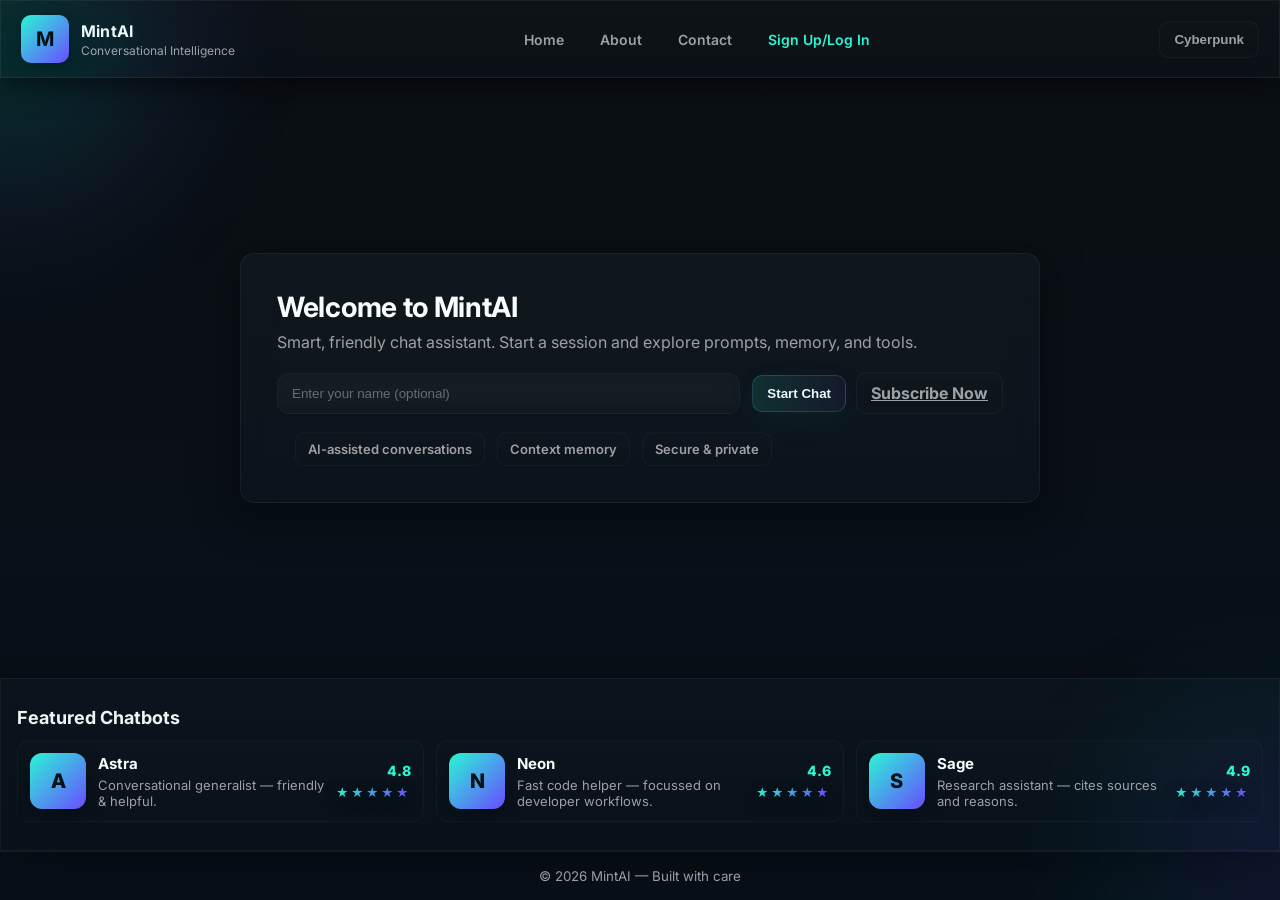
<file: index.html>
<!DOCTYPE html>
<html lang="en">
<head>
    <meta charset="utf-8" />
    <meta http-equiv="X-UA-Compatible" content="IE=edge" />
    <meta name="viewport" content="width=device-width,initial-scale=1" />
    <title>MintAI — Welcome</title>

    <!-- Google Font -->
    <link href="https://fonts.googleapis.com/css2?family=Inter:wght@300;500;700&display=swap" rel="stylesheet">

    <!-- page styles -->
    <link rel="stylesheet" href="style.css">
</head>
<body class="landing-page">
    <header class="site-header">
        <div class="brand">
            <div class="logo" aria-hidden="true">M</div>
            <div class="title">
                <span class="name">MintAI</span>
                <small class="tag">Conversational Intelligence</small>
            </div>
        </div>

        <nav class="top-nav" aria-label="Primary">
            <a href="index.html">Home</a>
            <a href="about.html">About</a>
            <a href="contact.html">Contact</a>
            <a href="registration.html" style="color:var(--accent); font-weight:600;">Sign Up/Log In</a>
        </nav>

        <!-- theme toggle -->
        <div style="display:flex;align-items:center;gap:8px">
            <button id="themeToggle" class="btn ghost" aria-pressed="false" title="Toggle theme">Cyberpunk</button>
        </div>
    </header>

    <main class="hero" role="main">
        <div class="card">
            <h1 class="hero-title">Welcome to MintAI</h1>
            <p class="hero-sub">Smart, friendly chat assistant. Start a session and explore prompts, memory, and tools.</p>

            <form id="entryForm" class="entry-form" autocomplete="off">
                <label for="username" class="sr-only">Your name</label>
                <input id="username" name="username" type="text" placeholder="Enter your name (optional)" />
                <div class="controls">
                    <button type="submit" class="btn primary">Start Chat</button>
                    <a href="subscription.html" class="btn ghost">Subscribe Now</a>
                </div>
            </form>

            <ul class="features">
                <li>AI-assisted conversations</li>
                <li>Context memory</li>
                <li>Secure & private</li>
            </ul>
        </div>

        <!-- subtle decorative blobs -->
        <div class="bg-blob blob-left" aria-hidden="true"></div>
        <div class="bg-blob blob-right" aria-hidden="true"></div>
    </main>
    <!-- Featured chatbots (added below hero) -->
    <section class="bots" aria-label="Featured chatbots">
        <h2 class="bots-title">Featured Chatbots</h2>
        <div class="bot-grid">
            <article class="bot-card">
                <div class="bot-avatar" aria-hidden="true">A</div>
                <div class="bot-meta">
                    <div class="bot-name">Astra</div>
                    <div class="bot-desc">Conversational generalist — friendly & helpful.</div>
                </div>
                <div class="bot-rating" aria-label="4.8 out of 5">
                    <span class="rating-value">4.8</span>
                    <div class="stars" title="4.8 / 5">★★★★★</div>
                </div>
            </article>

            <article class="bot-card">
                <div class="bot-avatar" aria-hidden="true">N</div>
                <div class="bot-meta">
                    <div class="bot-name">Neon</div>
                    <div class="bot-desc">Fast code helper — focussed on developer workflows.</div>
                </div>
                <div class="bot-rating" aria-label="4.6 out of 5">
                    <span class="rating-value">4.6</span>
                    <div class="stars" title="4.6 / 5">★★★★★</div>
                </div>
            </article>

            <article class="bot-card">
                <div class="bot-avatar" aria-hidden="true">S</div>
                <div class="bot-meta">
                    <div class="bot-name">Sage</div>
                    <div class="bot-desc">Research assistant — cites sources and reasons.</div>
                </div>
                <div class="bot-rating" aria-label="4.9 out of 5">
                    <span class="rating-value">4.9</span>
                    <div class="stars" title="4.9 / 5">★★★★★</div>
                </div>
            </article>
        </div>
    </section>

    <footer class="site-footer">
        <small>© <span id="year"></span> MintAI — Built with care</small>
    </footer>
   <script src="script.js"></script>
</body>
</html>
</file>
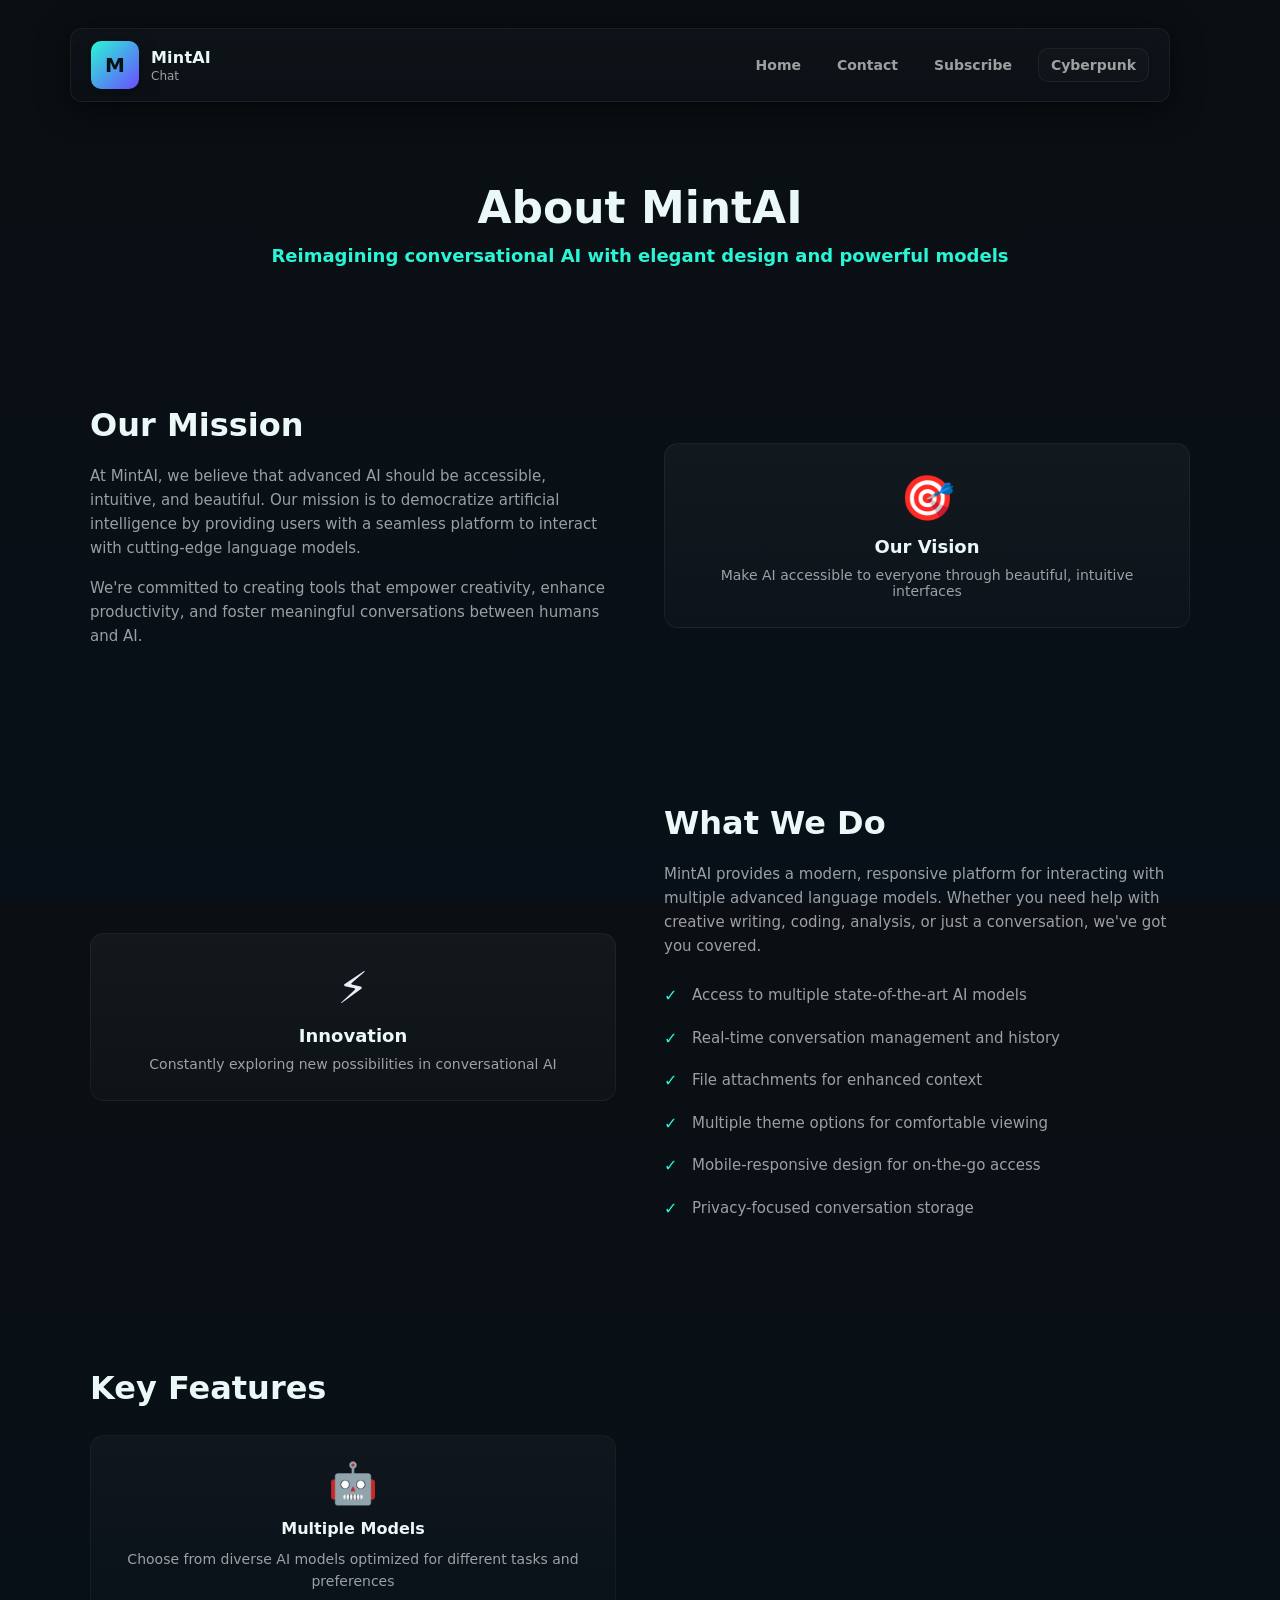
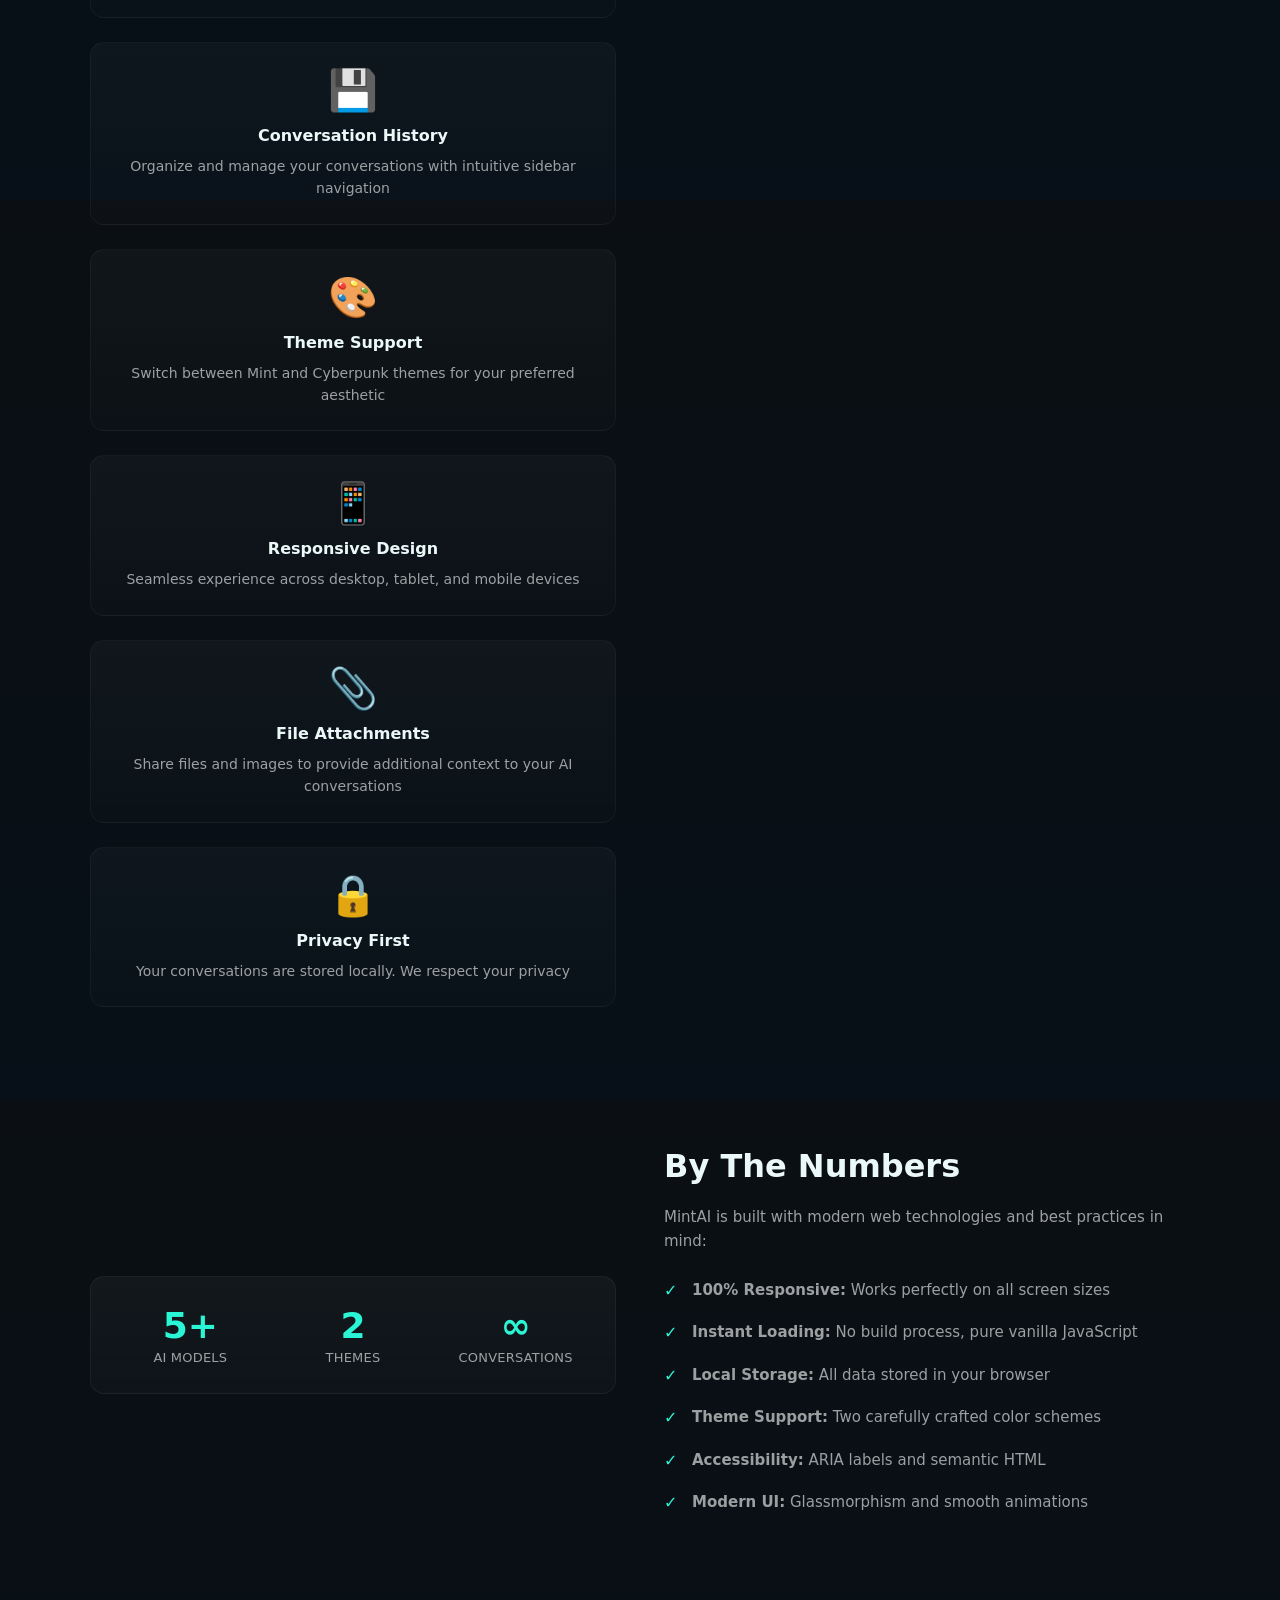
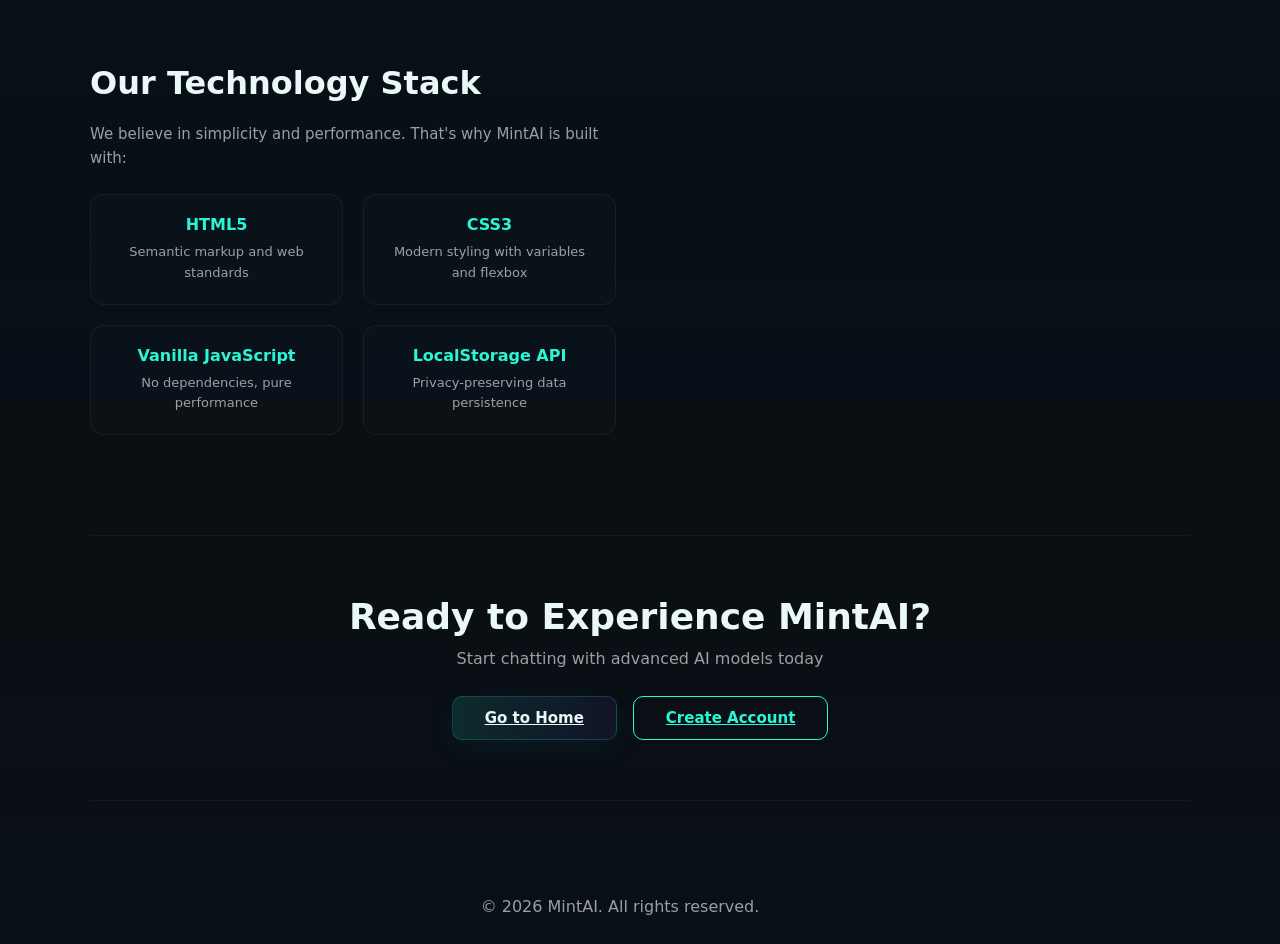
<file: about.html>
<!DOCTYPE html>
<html lang="en">
<head>
    <meta charset="UTF-8">
    <meta name="viewport" content="width=device-width, initial-scale=1">
    <title>About Us - MintAI Chat</title>
    <link rel="stylesheet" href="style.css">
</head>
<body class="about-page">
    <header class="site-header">
        <div class="brand">
            <div class="logo">M</div>
            <div class="title">
                <span class="name">MintAI</span>
                <span class="tag">Chat</span>
            </div>
        </div>
        <nav class="top-nav">
            <a href="index.html">Home</a>
            <a href="contact.html">Contact</a>
            <a href="subscription.html">Subscribe</a>
            <button id="themeToggle" class="theme-toggle" aria-label="Toggle theme">🌙</button>
        </nav>
    </header>

    <main class="about-hero">
        <div class="about-container">
            <section class="about-header">
                <h1>About MintAI</h1>
                <p class="lead">Reimagining conversational AI with elegant design and powerful models</p>
            </section>

            <section class="about-section">
                <div class="section-content">
                    <h2>Our Mission</h2>
                    <p>At MintAI, we believe that advanced AI should be accessible, intuitive, and beautiful. Our mission is to democratize artificial intelligence by providing users with a seamless platform to interact with cutting-edge language models.</p>
                    <p>We're committed to creating tools that empower creativity, enhance productivity, and foster meaningful conversations between humans and AI.</p>
                </div>
                <div class="section-visual">
                    <div class="feature-box">
                        <div class="box-icon">🎯</div>
                        <h3>Our Vision</h3>
                        <p>Make AI accessible to everyone through beautiful, intuitive interfaces</p>
                    </div>
                </div>
            </section>

            <section class="about-section reverse">
                <div class="section-visual">
                    <div class="feature-box">
                        <div class="box-icon">⚡</div>
                        <h3>Innovation</h3>
                        <p>Constantly exploring new possibilities in conversational AI</p>
                    </div>
                </div>
                <div class="section-content">
                    <h2>What We Do</h2>
                    <p>MintAI provides a modern, responsive platform for interacting with multiple advanced language models. Whether you need help with creative writing, coding, analysis, or just a conversation, we've got you covered.</p>
                    <ul class="features-list">
                        <li>Access to multiple state-of-the-art AI models</li>
                        <li>Real-time conversation management and history</li>
                        <li>File attachments for enhanced context</li>
                        <li>Multiple theme options for comfortable viewing</li>
                        <li>Mobile-responsive design for on-the-go access</li>
                        <li>Privacy-focused conversation storage</li>
                    </ul>
                </div>
            </section>

            <section class="about-section">
                <div class="section-content">
                    <h2>Key Features</h2>
                    <div class="features-grid">
                        <div class="feature-card">
                            <div class="feature-icon">🤖</div>
                            <h3>Multiple Models</h3>
                            <p>Choose from diverse AI models optimized for different tasks and preferences</p>
                        </div>
                        <div class="feature-card">
                            <div class="feature-icon">💾</div>
                            <h3>Conversation History</h3>
                            <p>Organize and manage your conversations with intuitive sidebar navigation</p>
                        </div>
                        <div class="feature-card">
                            <div class="feature-icon">🎨</div>
                            <h3>Theme Support</h3>
                            <p>Switch between Mint and Cyberpunk themes for your preferred aesthetic</p>
                        </div>
                        <div class="feature-card">
                            <div class="feature-icon">📱</div>
                            <h3>Responsive Design</h3>
                            <p>Seamless experience across desktop, tablet, and mobile devices</p>
                        </div>
                        <div class="feature-card">
                            <div class="feature-icon">📎</div>
                            <h3>File Attachments</h3>
                            <p>Share files and images to provide additional context to your AI conversations</p>
                        </div>
                        <div class="feature-card">
                            <div class="feature-icon">🔒</div>
                            <h3>Privacy First</h3>
                            <p>Your conversations are stored locally. We respect your privacy</p>
                        </div>
                    </div>
                </div>
            </section>

            <section class="about-section reverse">
                <div class="section-visual">
                    <div class="stats-box">
                        <div class="stat">
                            <div class="stat-number">5+</div>
                            <div class="stat-label">AI Models</div>
                        </div>
                        <div class="stat">
                            <div class="stat-number">2</div>
                            <div class="stat-label">Themes</div>
                        </div>
                        <div class="stat">
                            <div class="stat-number">∞</div>
                            <div class="stat-label">Conversations</div>
                        </div>
                    </div>
                </div>
                <div class="section-content">
                    <h2>By The Numbers</h2>
                    <p>MintAI is built with modern web technologies and best practices in mind:</p>
                    <ul class="features-list">
                        <li><strong>100% Responsive:</strong> Works perfectly on all screen sizes</li>
                        <li><strong>Instant Loading:</strong> No build process, pure vanilla JavaScript</li>
                        <li><strong>Local Storage:</strong> All data stored in your browser</li>
                        <li><strong>Theme Support:</strong> Two carefully crafted color schemes</li>
                        <li><strong>Accessibility:</strong> ARIA labels and semantic HTML</li>
                        <li><strong>Modern UI:</strong> Glassmorphism and smooth animations</li>
                    </ul>
                </div>
            </section>

            <section class="about-section">
                <div class="section-content">
                    <h2>Our Technology Stack</h2>
                    <p>We believe in simplicity and performance. That's why MintAI is built with:</p>
                    <div class="tech-stack">
                        <div class="tech-item">
                            <strong>HTML5</strong>
                            <p>Semantic markup and web standards</p>
                        </div>
                        <div class="tech-item">
                            <strong>CSS3</strong>
                            <p>Modern styling with variables and flexbox</p>
                        </div>
                        <div class="tech-item">
                            <strong>Vanilla JavaScript</strong>
                            <p>No dependencies, pure performance</p>
                        </div>
                        <div class="tech-item">
                            <strong>LocalStorage API</strong>
                            <p>Privacy-preserving data persistence</p>
                        </div>
                    </div>
                </div>
            </section>

            <section class="cta-section">
                <h2>Ready to Experience MintAI?</h2>
                <p>Start chatting with advanced AI models today</p>
                <div class="cta-buttons">
                    <a href="index.html" class="btn primary">Go to Home</a>
                    <a href="registration.html" class="btn secondary">Create Account</a>
                </div>
            </section>
        </div>
    </main>

    <footer class="site-footer">
        <p>&copy; <span id="year"></span> MintAI. All rights reserved.</p>
    </footer>

    <script src="script.js"></script>
</body>
</html>
</file>
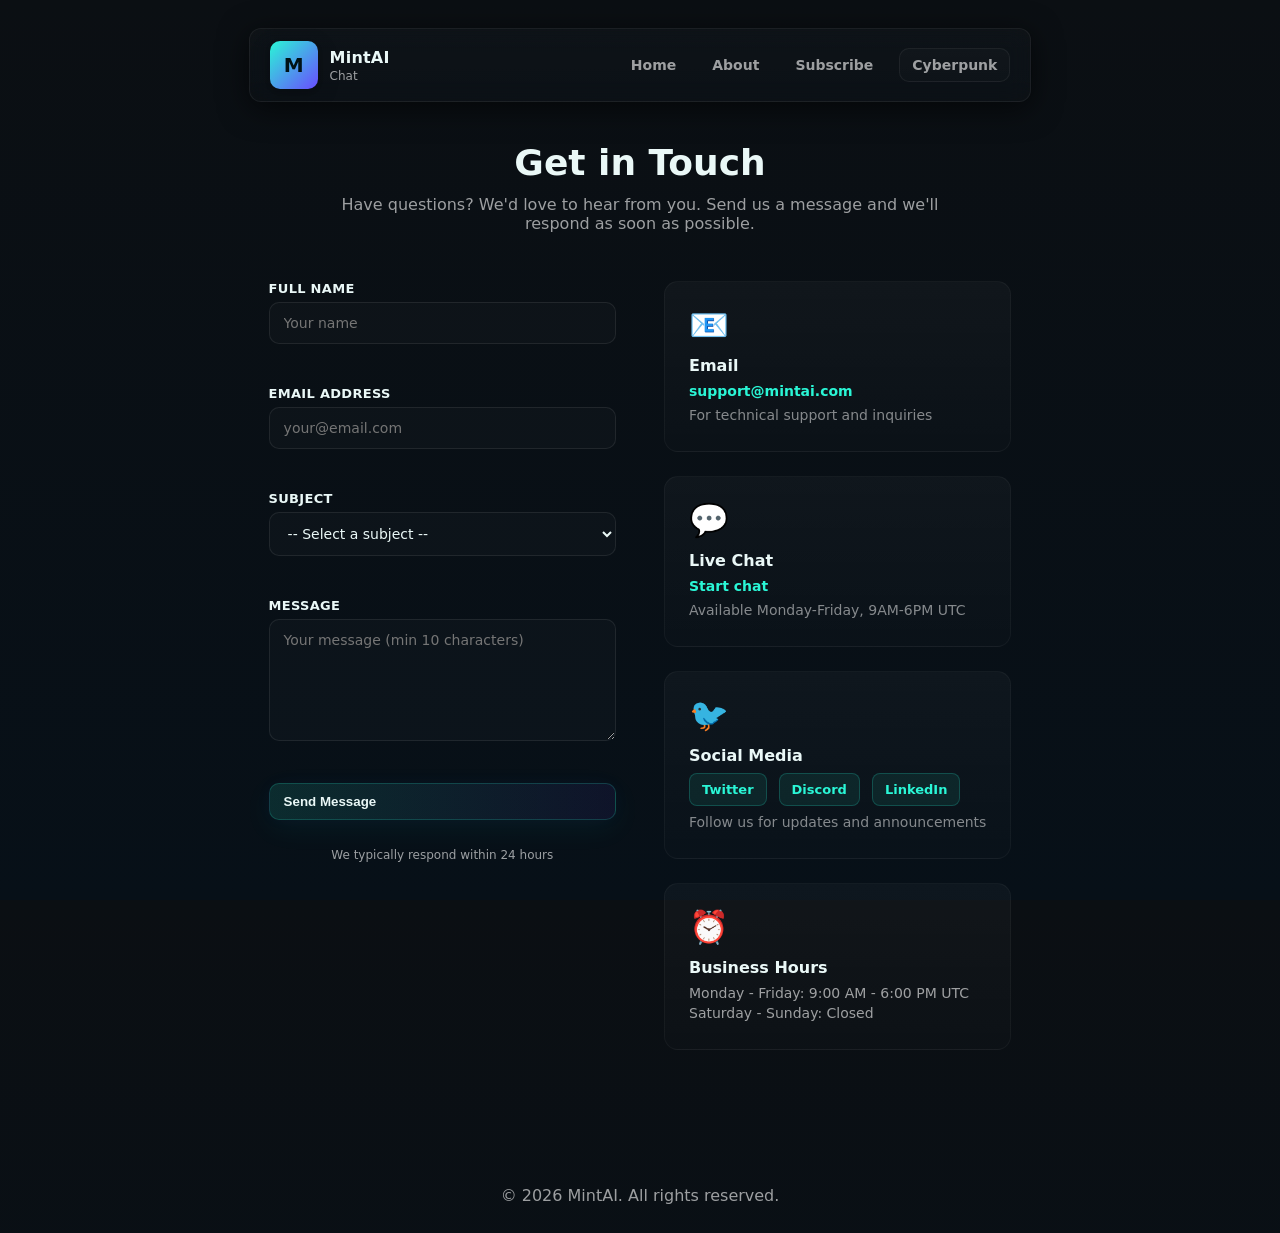
<file: contact.html>
<!DOCTYPE html>
<html lang="en">
<head>
    <meta charset="UTF-8">
    <meta name="viewport" content="width=device-width, initial-scale=1">
    <title>Contact Us - MintAI Chat</title>
    <link rel="stylesheet" href="style.css">
</head>
<body class="contact-page">
    <header class="site-header">
        <div class="brand">
            <div class="logo">M</div>
            <div class="title">
                <span class="name">MintAI</span>
                <span class="tag">Chat</span>
            </div>
        </div>
        <nav class="top-nav">
            <a href="index.html">Home</a>
            <a href="about.html">About</a>
            <a href="subscription.html">Subscribe</a>
            <button id="themeToggle" class="theme-toggle" aria-label="Toggle theme">🌙</button>
        </nav>
    </header>

    <main class="contact-hero">
        <div class="contact-container">
            <div class="contact-header">
                <h1>Get in Touch</h1>
                <p>Have questions? We'd love to hear from you. Send us a message and we'll respond as soon as possible.</p>
            </div>

            <div class="contact-content">
                <div class="contact-form-wrapper">
                    <form id="contactForm" class="contact-form">
                        <div class="form-group">
                            <label for="contactName">Full Name</label>
                            <input 
                                type="text" 
                                id="contactName" 
                                name="name" 
                                placeholder="Your name"
                                required
                                minlength="2"
                            >
                            <span class="error-msg"></span>
                        </div>

                        <div class="form-group">
                            <label for="contactEmail">Email Address</label>
                            <input 
                                type="email" 
                                id="contactEmail" 
                                name="email" 
                                placeholder="your@email.com"
                                required
                            >
                            <span class="error-msg"></span>
                        </div>

                        <div class="form-group">
                            <label for="contactSubject">Subject</label>
                            <select id="contactSubject" name="subject" required>
                                <option value="">-- Select a subject --</option>
                                <option value="support">Support/Bug Report</option>
                                <option value="feedback">Feedback</option>
                                <option value="feature">Feature Request</option>
                                <option value="partnership">Partnership</option>
                                <option value="other">Other</option>
                            </select>
                            <span class="error-msg"></span>
                        </div>

                        <div class="form-group">
                            <label for="contactMessage">Message</label>
                            <textarea 
                                id="contactMessage" 
                                name="message" 
                                placeholder="Your message (min 10 characters)"
                                rows="6"
                                required
                                minlength="10"
                            ></textarea>
                            <span class="error-msg"></span>
                        </div>

                        <button type="submit" class="btn primary btn-full">Send Message</button>
                        <p class="form-note">We typically respond within 24 hours</p>
                    </form>
                </div>

                <div class="contact-info">
                    <div class="info-card">
                        <div class="info-icon">📧</div>
                        <h3>Email</h3>
                        <p><a href="mailto:support@mintai.com">support@mintai.com</a></p>
                        <p class="info-desc">For technical support and inquiries</p>
                    </div>

                    <div class="info-card">
                        <div class="info-icon">💬</div>
                        <h3>Live Chat</h3>
                        <p><a href="#" onclick="alert('Live chat coming soon!')">Start chat</a></p>
                        <p class="info-desc">Available Monday-Friday, 9AM-6PM UTC</p>
                    </div>

                    <div class="info-card">
                        <div class="info-icon">🐦</div>
                        <h3>Social Media</h3>
                        <div class="social-links">
                            <a href="#" target="_blank" title="Twitter">Twitter</a>
                            <a href="#" target="_blank" title="Discord">Discord</a>
                            <a href="#" target="_blank" title="LinkedIn">LinkedIn</a>
                        </div>
                        <p class="info-desc">Follow us for updates and announcements</p>
                    </div>

                    <div class="info-card">
                        <div class="info-icon">⏰</div>
                        <h3>Business Hours</h3>
                        <p>Monday - Friday: 9:00 AM - 6:00 PM UTC</p>
                        <p>Saturday - Sunday: Closed</p>
                    </div>
                </div>
            </div>
        </div>
    </main>

    <footer class="site-footer">
        <p>&copy; <span id="year"></span> MintAI. All rights reserved.</p>
    </footer>

    <script src="script.js"></script>
    <script>
        const form = document.getElementById('contactForm');

        form.addEventListener('submit', function(e) {
            e.preventDefault();
            let isValid = true;

            // Clear previous errors
            document.querySelectorAll('.error-msg').forEach(msg => msg.textContent = '');

            const name = document.getElementById('contactName').value.trim();
            const email = document.getElementById('contactEmail').value.trim();
            const subject = document.getElementById('contactSubject').value;
            const message = document.getElementById('contactMessage').value.trim();

            // Name validation
            if (name.length < 2) {
                document.getElementById('contactName').parentElement.querySelector('.error-msg').textContent = 'Name must be at least 2 characters';
                isValid = false;
            }

            // Email validation
            const emailRegex = /^[^\s@]+@[^\s@]+\.[^\s@]+$/;
            if (!emailRegex.test(email)) {
                document.getElementById('contactEmail').parentElement.querySelector('.error-msg').textContent = 'Please enter a valid email';
                isValid = false;
            }

            // Subject validation
            if (!subject) {
                document.getElementById('contactSubject').parentElement.querySelector('.error-msg').textContent = 'Please select a subject';
                isValid = false;
            }

            // Message validation
            if (message.length < 10) {
                document.getElementById('contactMessage').parentElement.querySelector('.error-msg').textContent = 'Message must be at least 10 characters';
                isValid = false;
            }

            if (isValid) {
                // Store contact message (in real app, would send to server)
                const contactData = {
                    name,
                    email,
                    subject,
                    message,
                    sentAt: new Date().toISOString()
                };
                
                // Get existing messages or create array
                let messages = JSON.parse(localStorage.getItem('mintai_contacts') || '[]');
                messages.push(contactData);
                localStorage.setItem('mintai_contacts', JSON.stringify(messages));

                // Show success message
                alert('Thank you for your message! We\'ll get back to you soon.');
                form.reset();
            }
        });
    </script>
</body>
</html>
</file>
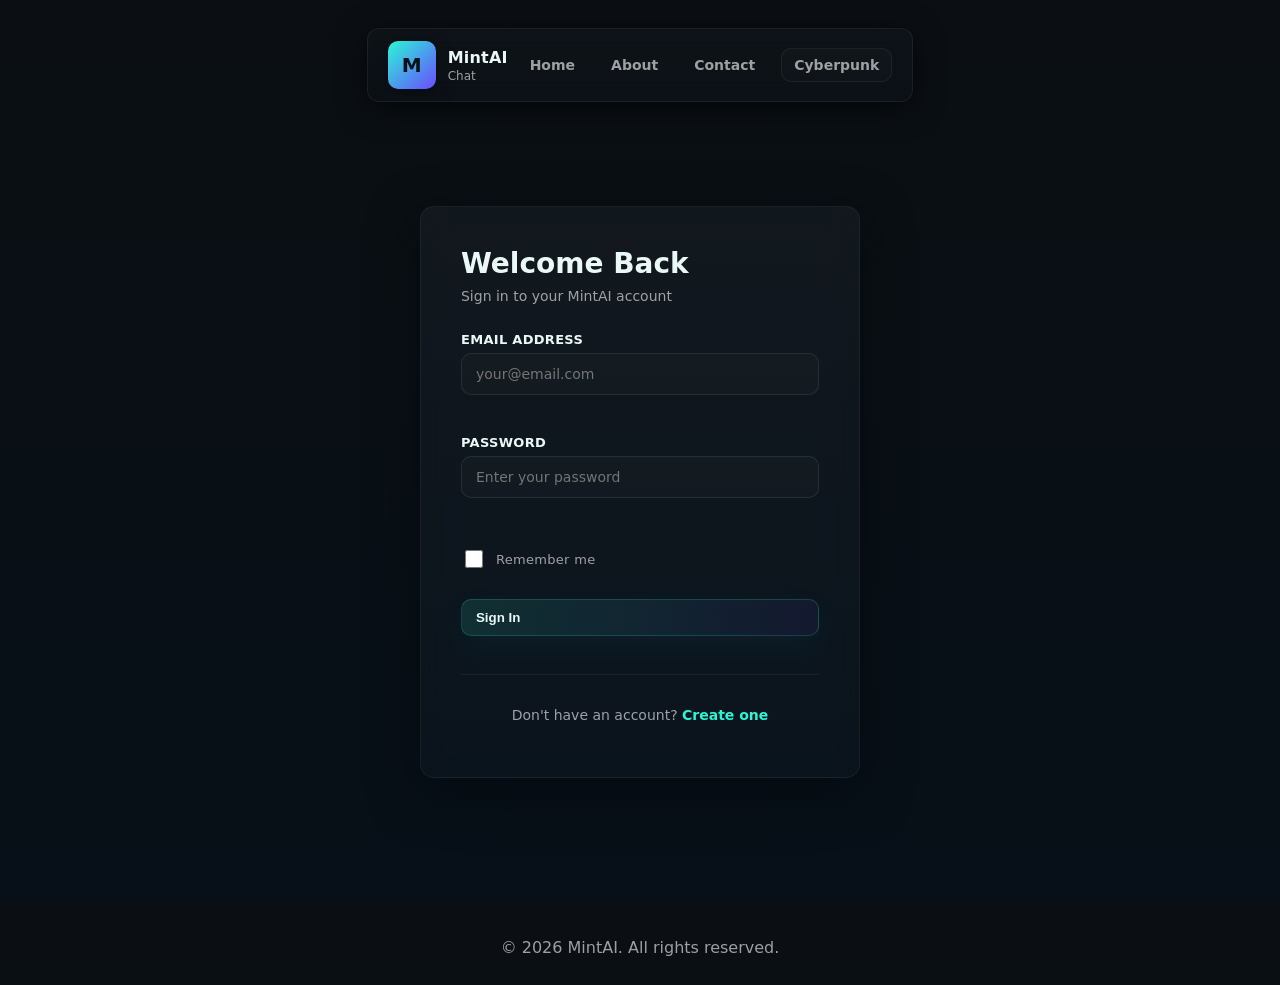
<file: login.html>
<!DOCTYPE html>
<html lang="en">
<head>
    <meta charset="UTF-8">
    <meta name="viewport" content="width=device-width, initial-scale=1">
    <title>Sign In / Sign Up - MintAI Chat</title>
    <link rel="stylesheet" href="style.css">
</head>
<body class="login-page">
    <header class="site-header">
        <div class="brand">
            <div class="logo">M</div>
            <div class="title">
                <span class="name">MintAI</span>
                <span class="tag">Chat</span>
            </div>
        </div>
        <nav class="top-nav">
            <a href="index.html">Home</a>
            <a href="about.html">About</a>
            <a href="contact.html">Contact</a>
            <button id="themeToggle" class="theme-toggle" aria-label="Toggle theme">🌙</button>
        </nav>
    </header>

    <main class="auth-hero">
        <div class="auth-card">
            <h1>Welcome Back</h1>
            <p class="auth-subtitle">Sign in to your MintAI account</p>

            <form id="signInForm" class="auth-form">
                <div class="form-group">
                    <label for="signinEmail">Email Address</label>
                    <input 
                        type="email" 
                        id="signinEmail" 
                        name="email" 
                        placeholder="your@email.com"
                        required
                    >
                    <span class="error-msg"></span>
                </div>

                <div class="form-group">
                    <label for="signinPassword">Password</label>
                    <input 
                        type="password" 
                        id="signinPassword" 
                        name="password" 
                        placeholder="Enter your password"
                        required
                        minlength="8"
                    >
                    <span class="error-msg"></span>
                </div>

                <div class="form-group checkbox">
                    <input 
                        type="checkbox" 
                        id="rememberMe" 
                        name="remember"
                    >
                    <label for="rememberMe">Remember me</label>
                </div>

                <button type="submit" class="btn primary btn-full">Sign In</button>

                <div class="auth-footer">
                    <p>Don't have an account? <a href="signup.html">Create one</a></p>
                </div>
            </form>
        </div>
    </main>

    <footer class="site-footer">
        <p>&copy; <span id="year"></span> MintAI. All rights reserved.</p>
    </footer>

    <script src="script.js"></script>
    <script>
        // Sign In Form Handling
        document.getElementById('signInForm').addEventListener('submit', function(e) {
            e.preventDefault();
            let isValid = true;

            document.querySelectorAll('#signInForm .error-msg').forEach(msg => msg.textContent = '');

            const email = document.getElementById('signinEmail').value.trim();
            const password = document.getElementById('signinPassword').value;
            const rememberMe = document.getElementById('rememberMe').checked;

            const emailRegex = /^[^\s@]+@[^\s@]+\.[^\s@]+$/;
            if (!emailRegex.test(email)) {
                document.getElementById('signinEmail').parentElement.querySelector('.error-msg').textContent = 'Please enter a valid email';
                isValid = false;
            }

            if (password.length < 8) {
                document.getElementById('signinPassword').parentElement.querySelector('.error-msg').textContent = 'Password must be at least 8 characters';
                isValid = false;
            }

            if (isValid) {
                const userData = { email, rememberMe, loggedInAt: new Date().toISOString() };
                localStorage.setItem('mintai_user_session', JSON.stringify(userData));
                if (rememberMe) localStorage.setItem('mintai_remember_email', email);
                
                alert('Sign in successful! Redirecting to chat...');
                setTimeout(() => {
                    const name = email.split('@')[0];
                    localStorage.setItem('mintai_user', name);
                    window.location.href = 'chat.html';
                }, 1500);
            }
        });

        // Restore remember me email if available
        window.addEventListener('load', function() {
            const rememberEmail = localStorage.getItem('mintai_remember_email');
            if (rememberEmail) {
                document.getElementById('signinEmail').value = rememberEmail;
                document.getElementById('rememberMe').checked = true;
            }
        });
    </script>
</body>
</html>
</file>
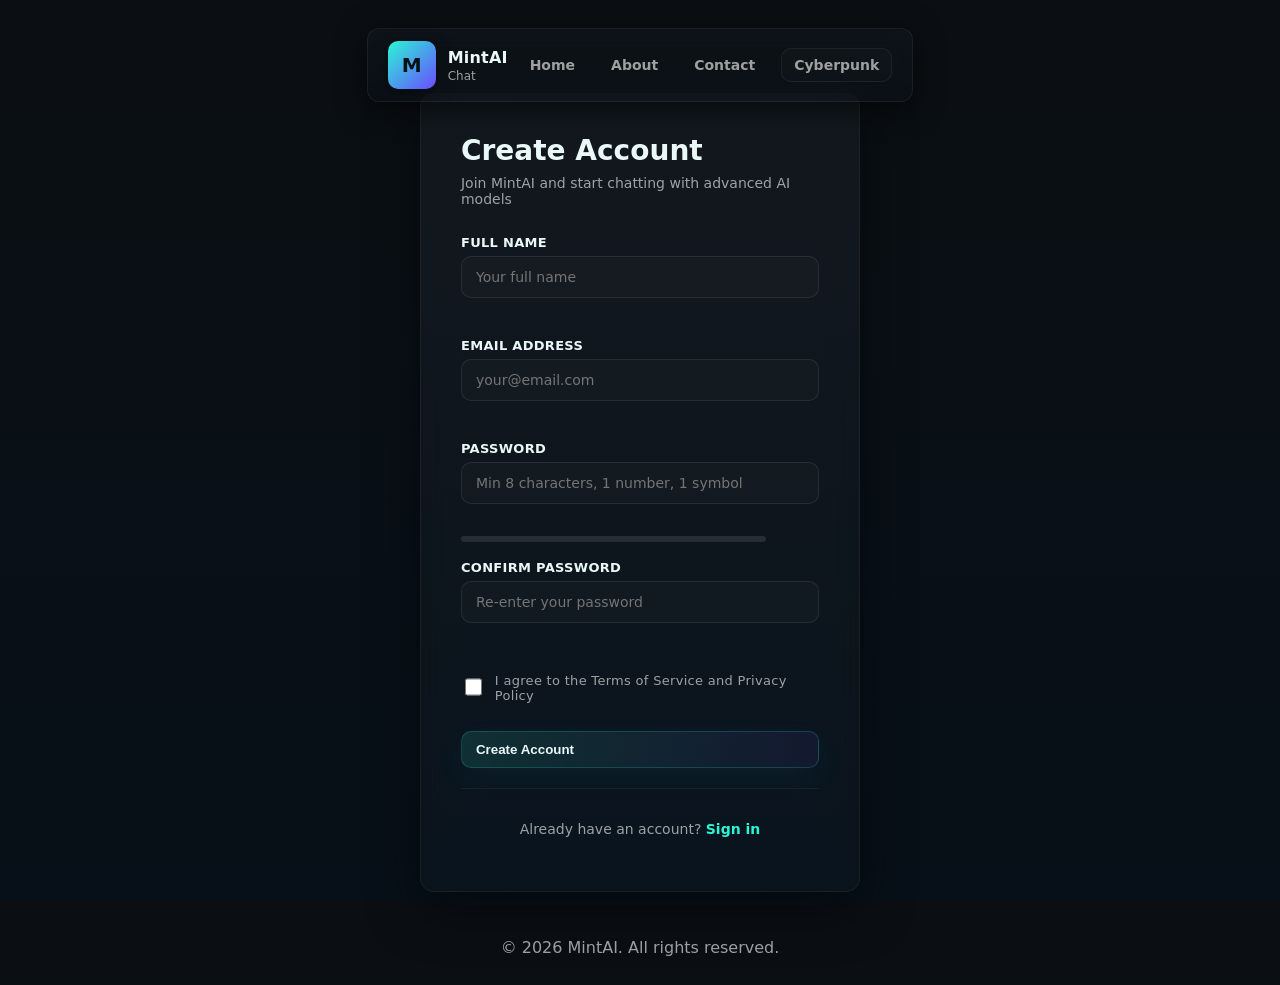
<file: registration.html>
<!DOCTYPE html>
<html lang="en">
<head>
    <meta charset="UTF-8">
    <meta name="viewport" content="width=device-width, initial-scale=1">
    <title>Register - MintAI Chat</title>
    <link rel="stylesheet" href="style.css">
</head>
<body class="registration-page">
    <header class="site-header">
        <div class="brand">
            <div class="logo">M</div>
            <div class="title">
                <span class="name">MintAI</span>
                <span class="tag">Chat</span>
            </div>
        </div>
        <nav class="top-nav">
            <a href="index.html">Home</a>
            <a href="about.html">About</a>
            <a href="contact.html">Contact</a>
            <button id="themeToggle" class="theme-toggle" aria-label="Toggle theme">🌙</button>
        </nav>
    </header>

    <main class="auth-hero">
        <div class="auth-card">
            <h1>Create Account</h1>
            <p class="auth-subtitle">Join MintAI and start chatting with advanced AI models</p>

            <form id="registrationForm" class="auth-form">
                <div class="form-group">
                    <label for="fullName">Full Name</label>
                    <input 
                        type="text" 
                        id="fullName" 
                        name="fullName" 
                        placeholder="Your full name"
                        required
                        minlength="2"
                    >
                    <span class="error-msg"></span>
                </div>

                <div class="form-group">
                    <label for="email">Email Address</label>
                    <input 
                        type="email" 
                        id="email" 
                        name="email" 
                        placeholder="your@email.com"
                        required
                    >
                    <span class="error-msg"></span>
                </div>

                <div class="form-group">
                    <label for="password">Password</label>
                    <input 
                        type="password" 
                        id="password" 
                        name="password" 
                        placeholder="Min 8 characters, 1 number, 1 symbol"
                        required
                        minlength="8"
                    >
                    <span class="error-msg"></span>
                    <div class="password-strength">
                        <div class="strength-bar"></div>
                        <span class="strength-text"></span>
                    </div>
                </div>

                <div class="form-group">
                    <label for="confirmPassword">Confirm Password</label>
                    <input 
                        type="password" 
                        id="confirmPassword" 
                        name="confirmPassword" 
                        placeholder="Re-enter your password"
                        required
                    >
                    <span class="error-msg"></span>
                </div>

                <div class="form-group checkbox">
                    <input 
                        type="checkbox" 
                        id="terms" 
                        name="terms" 
                        required
                    >
                    <label for="terms">I agree to the Terms of Service and Privacy Policy</label>
                    <span class="error-msg"></span>
                </div>

                <button type="submit" class="btn primary btn-full">Create Account</button>
            </form>

            <div class="auth-footer">
                <p>Already have an account? <a href="login.html">Sign in</a></p>
            </div>
        </div>
    </main>

    <footer class="site-footer">
        <p>&copy; <span id="year"></span> MintAI. All rights reserved.</p>
    </footer>

    <script src="script.js"></script>
    <script>
        const form = document.getElementById('registrationForm');
        const passwordInput = document.getElementById('password');
        const confirmPasswordInput = document.getElementById('confirmPassword');
        const strengthBar = document.querySelector('.strength-bar');
        const strengthText = document.querySelector('.strength-text');

        // Password strength checker
        passwordInput.addEventListener('input', function() {
            const password = this.value;
            let strength = 0;
            const feedback = [];

            if (password.length >= 8) strength++;
            if (/[a-z]/.test(password)) strength++;
            if (/[A-Z]/.test(password)) strength++;
            if (/[0-9]/.test(password)) strength++;
            if (/[^a-zA-Z0-9]/.test(password)) strength++;

            strengthBar.style.width = (strength * 20) + '%';
            
            if (strength < 2) {
                strengthBar.style.backgroundColor = '#ff4444';
                strengthText.textContent = 'Weak';
            } else if (strength < 4) {
                strengthBar.style.backgroundColor = '#ffaa00';
                strengthText.textContent = 'Fair';
            } else {
                strengthBar.style.backgroundColor = '#44ff44';
                strengthText.textContent = 'Strong';
            }
        });

        // Form validation
        form.addEventListener('submit', function(e) {
            e.preventDefault();
            let isValid = true;

            // Clear previous errors
            document.querySelectorAll('.error-msg').forEach(msg => msg.textContent = '');

            const fullName = document.getElementById('fullName').value.trim();
            const email = document.getElementById('email').value.trim();
            const password = passwordInput.value;
            const confirmPassword = confirmPasswordInput.value;
            const terms = document.getElementById('terms').checked;

            // Full name validation
            if (fullName.length < 2) {
                document.getElementById('fullName').parentElement.querySelector('.error-msg').textContent = 'Name must be at least 2 characters';
                isValid = false;
            }

            // Email validation
            const emailRegex = /^[^\s@]+@[^\s@]+\.[^\s@]+$/;
            if (!emailRegex.test(email)) {
                document.getElementById('email').parentElement.querySelector('.error-msg').textContent = 'Please enter a valid email';
                isValid = false;
            }

            // Password validation
            const passwordRegex = /^(?=.*[a-z])(?=.*[A-Z])(?=.*\d)(?=.*[!@#$%^&*])[a-zA-Z\d!@#$%^&*]{8,}$/;
            if (!passwordRegex.test(password)) {
                document.getElementById('password').parentElement.querySelector('.error-msg').textContent = 'Password must have 8+ chars, uppercase, lowercase, number, and symbol';
                isValid = false;
            }

            // Confirm password validation
            if (password !== confirmPassword) {
                document.getElementById('confirmPassword').parentElement.querySelector('.error-msg').textContent = 'Passwords do not match';
                isValid = false;
            }

            // Terms validation
            if (!terms) {
                document.getElementById('terms').parentElement.querySelector('.error-msg').textContent = 'You must agree to the terms';
                isValid = false;
            }

            if (isValid) {
                // Store user data (in real app, would send to server)
                const userData = { fullName, email, registeredAt: new Date().toISOString() };
                localStorage.setItem('mintai_user', JSON.stringify(userData));
                
                // Show success message
                alert('Registration successful! Redirecting to chat...');
                setTimeout(() => {
                    window.location.href = 'chat.html?user=' + encodeURIComponent(fullName);
                }, 1500);
            }
        });
    </script>
</body>
</html>
</file>
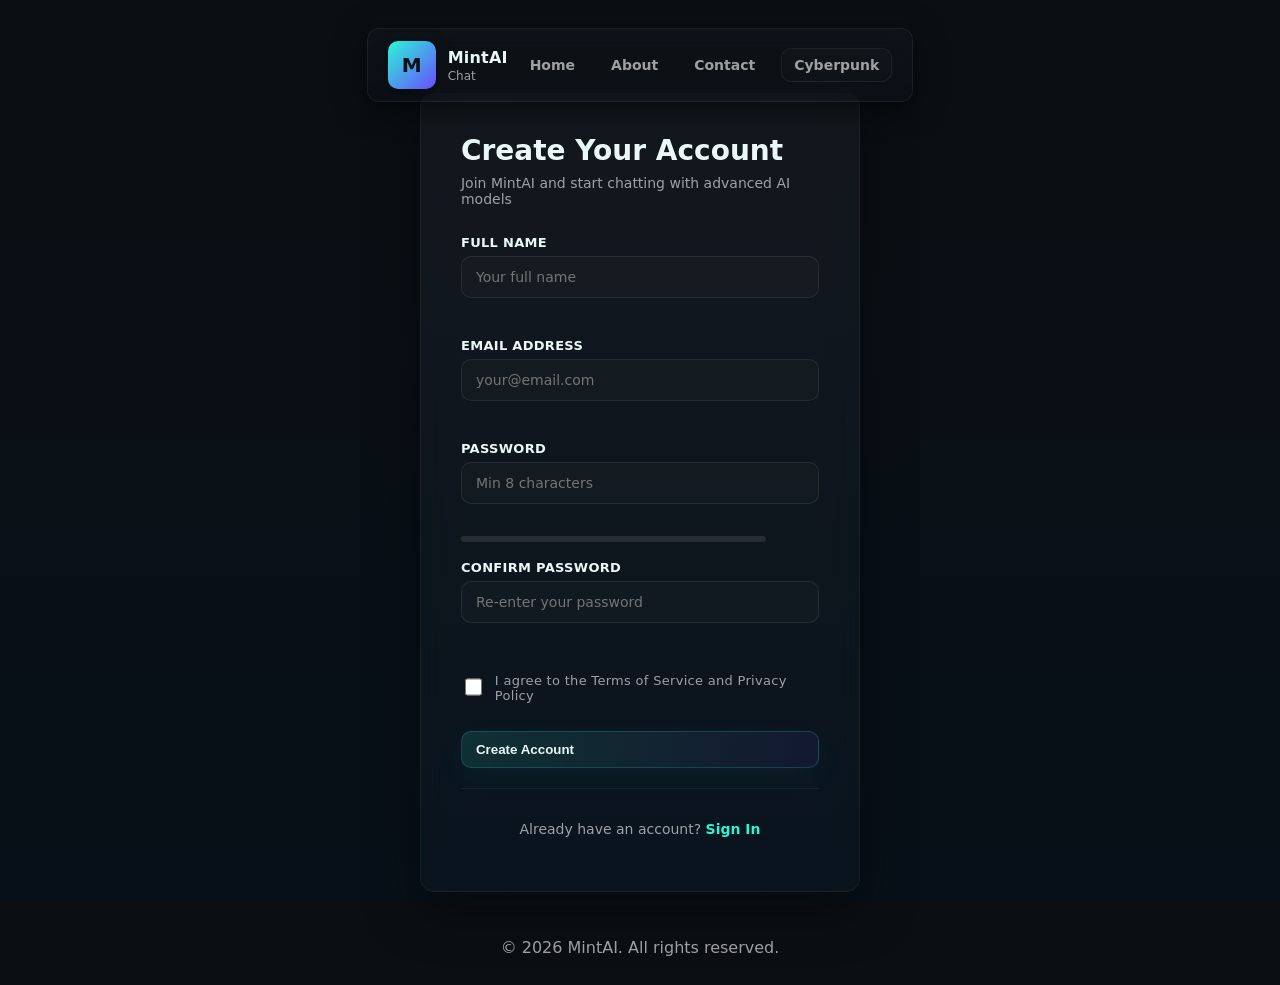
<file: signup.html>
<!DOCTYPE html>
<html lang="en">
<head>
    <meta charset="UTF-8">
    <meta name="viewport" content="width=device-width, initial-scale=1">
    <title>Sign Up - MintAI Chat</title>
    <link rel="stylesheet" href="style.css">
</head>
<body class="signup-page">
    <header class="site-header">
        <div class="brand">
            <div class="logo">M</div>
            <div class="title">
                <span class="name">MintAI</span>
                <span class="tag">Chat</span>
            </div>
        </div>
        <nav class="top-nav">
            <a href="index.html">Home</a>
            <a href="about.html">About</a>
            <a href="contact.html">Contact</a>
            <button id="themeToggle" class="theme-toggle" aria-label="Toggle theme">🌙</button>
        </nav>
    </header>

    <main class="auth-hero">
        <div class="auth-card">
            <h1>Create Your Account</h1>
            <p class="auth-subtitle">Join MintAI and start chatting with advanced AI models</p>

            <form id="signUpForm" class="auth-form">
                <div class="form-group">
                    <label for="fullName">Full Name</label>
                    <input 
                        type="text" 
                        id="fullName" 
                        name="fullName" 
                        placeholder="Your full name"
                        required
                        minlength="2"
                    >
                    <span class="error-msg"></span>
                </div>

                <div class="form-group">
                    <label for="email">Email Address</label>
                    <input 
                        type="email" 
                        id="email" 
                        name="email" 
                        placeholder="your@email.com"
                        required
                    >
                    <span class="error-msg"></span>
                </div>

                <div class="form-group">
                    <label for="password">Password</label>
                    <input 
                        type="password" 
                        id="password" 
                        name="password" 
                        placeholder="Min 8 characters"
                        required
                        minlength="8"
                    >
                    <span class="error-msg"></span>
                    <div class="password-strength">
                        <div class="strength-bar"></div>
                        <span class="strength-text"></span>
                    </div>
                </div>

                <div class="form-group">
                    <label for="confirmPassword">Confirm Password</label>
                    <input 
                        type="password" 
                        id="confirmPassword" 
                        name="confirmPassword" 
                        placeholder="Re-enter your password"
                        required
                    >
                    <span class="error-msg"></span>
                </div>

                <div class="form-group checkbox">
                    <input 
                        type="checkbox" 
                        id="terms" 
                        name="terms" 
                        required
                    >
                    <label for="terms">I agree to the Terms of Service and Privacy Policy</label>
                    <span class="error-msg"></span>
                </div>

                <button type="submit" class="btn primary btn-full">Create Account</button>
            </form>

            <div class="auth-footer">
                <p>Already have an account? <a href="login.html">Sign In</a></p>
            </div>
        </div>
    </main>

    <footer class="site-footer">
        <p>&copy; <span id="year"></span> MintAI. All rights reserved.</p>
    </footer>

    <script src="script.js"></script>
    <script>
        const form = document.getElementById('signUpForm');
        const passwordInput = document.getElementById('password');
        const confirmPasswordInput = document.getElementById('confirmPassword');
        const strengthBar = document.querySelector('.strength-bar');
        const strengthText = document.querySelector('.strength-text');

        // Password strength checker
        passwordInput.addEventListener('input', function() {
            const password = this.value;
            let strength = 0;

            if (password.length >= 8) strength++;
            if (/[a-z]/.test(password)) strength++;
            if (/[A-Z]/.test(password)) strength++;
            if (/[0-9]/.test(password)) strength++;
            if (/[^a-zA-Z0-9]/.test(password)) strength++;

            strengthBar.style.width = (strength * 20) + '%';
            
            if (strength < 2) {
                strengthBar.style.backgroundColor = '#ff4444';
                strengthText.textContent = 'Weak';
            } else if (strength < 4) {
                strengthBar.style.backgroundColor = '#ffaa00';
                strengthText.textContent = 'Fair';
            } else {
                strengthBar.style.backgroundColor = '#44ff44';
                strengthText.textContent = 'Strong';
            }
        });

        // Form validation
        form.addEventListener('submit', function(e) {
            e.preventDefault();
            let isValid = true;

            // Clear previous errors
            document.querySelectorAll('.error-msg').forEach(msg => msg.textContent = '');

            const fullName = document.getElementById('fullName').value.trim();
            const email = document.getElementById('email').value.trim();
            const password = passwordInput.value;
            const confirmPassword = confirmPasswordInput.value;
            const terms = document.getElementById('terms').checked;

            // Full name validation
            if (fullName.length < 2) {
                document.getElementById('fullName').parentElement.querySelector('.error-msg').textContent = 'Name must be at least 2 characters';
                isValid = false;
            }

            // Email validation
            const emailRegex = /^[^\s@]+@[^\s@]+\.[^\s@]+$/;
            if (!emailRegex.test(email)) {
                document.getElementById('email').parentElement.querySelector('.error-msg').textContent = 'Please enter a valid email';
                isValid = false;
            }

            // Password validation
            const passwordRegex = /^(?=.*[a-z])(?=.*[A-Z])(?=.*\d)(?=.*[!@#$%^&*])[a-zA-Z\d!@#$%^&*]{8,}$/;
            if (!passwordRegex.test(password)) {
                document.getElementById('password').parentElement.querySelector('.error-msg').textContent = 'Password must have 8+ chars, uppercase, lowercase, number, and symbol';
                isValid = false;
            }

            // Confirm password validation
            if (password !== confirmPassword) {
                document.getElementById('confirmPassword').parentElement.querySelector('.error-msg').textContent = 'Passwords do not match';
                isValid = false;
            }

            // Terms validation
            if (!terms) {
                document.getElementById('terms').parentElement.querySelector('.error-msg').textContent = 'You must agree to the terms';
                isValid = false;
            }

            if (isValid) {
                // Store user data (in real app, would send to server)
                const userData = { fullName, email, registeredAt: new Date().toISOString() };
                localStorage.setItem('mintai_user', JSON.stringify(userData));
                localStorage.setItem('mintai_user_session', JSON.stringify(userData));
                
                // Show success message
                alert('Account created successfully! Redirecting to chat...');
                setTimeout(() => {
                    window.location.href = 'chat.html?user=' + encodeURIComponent(fullName);
                }, 1500);
            }
        });
    </script>
</body>
</html>
</file>
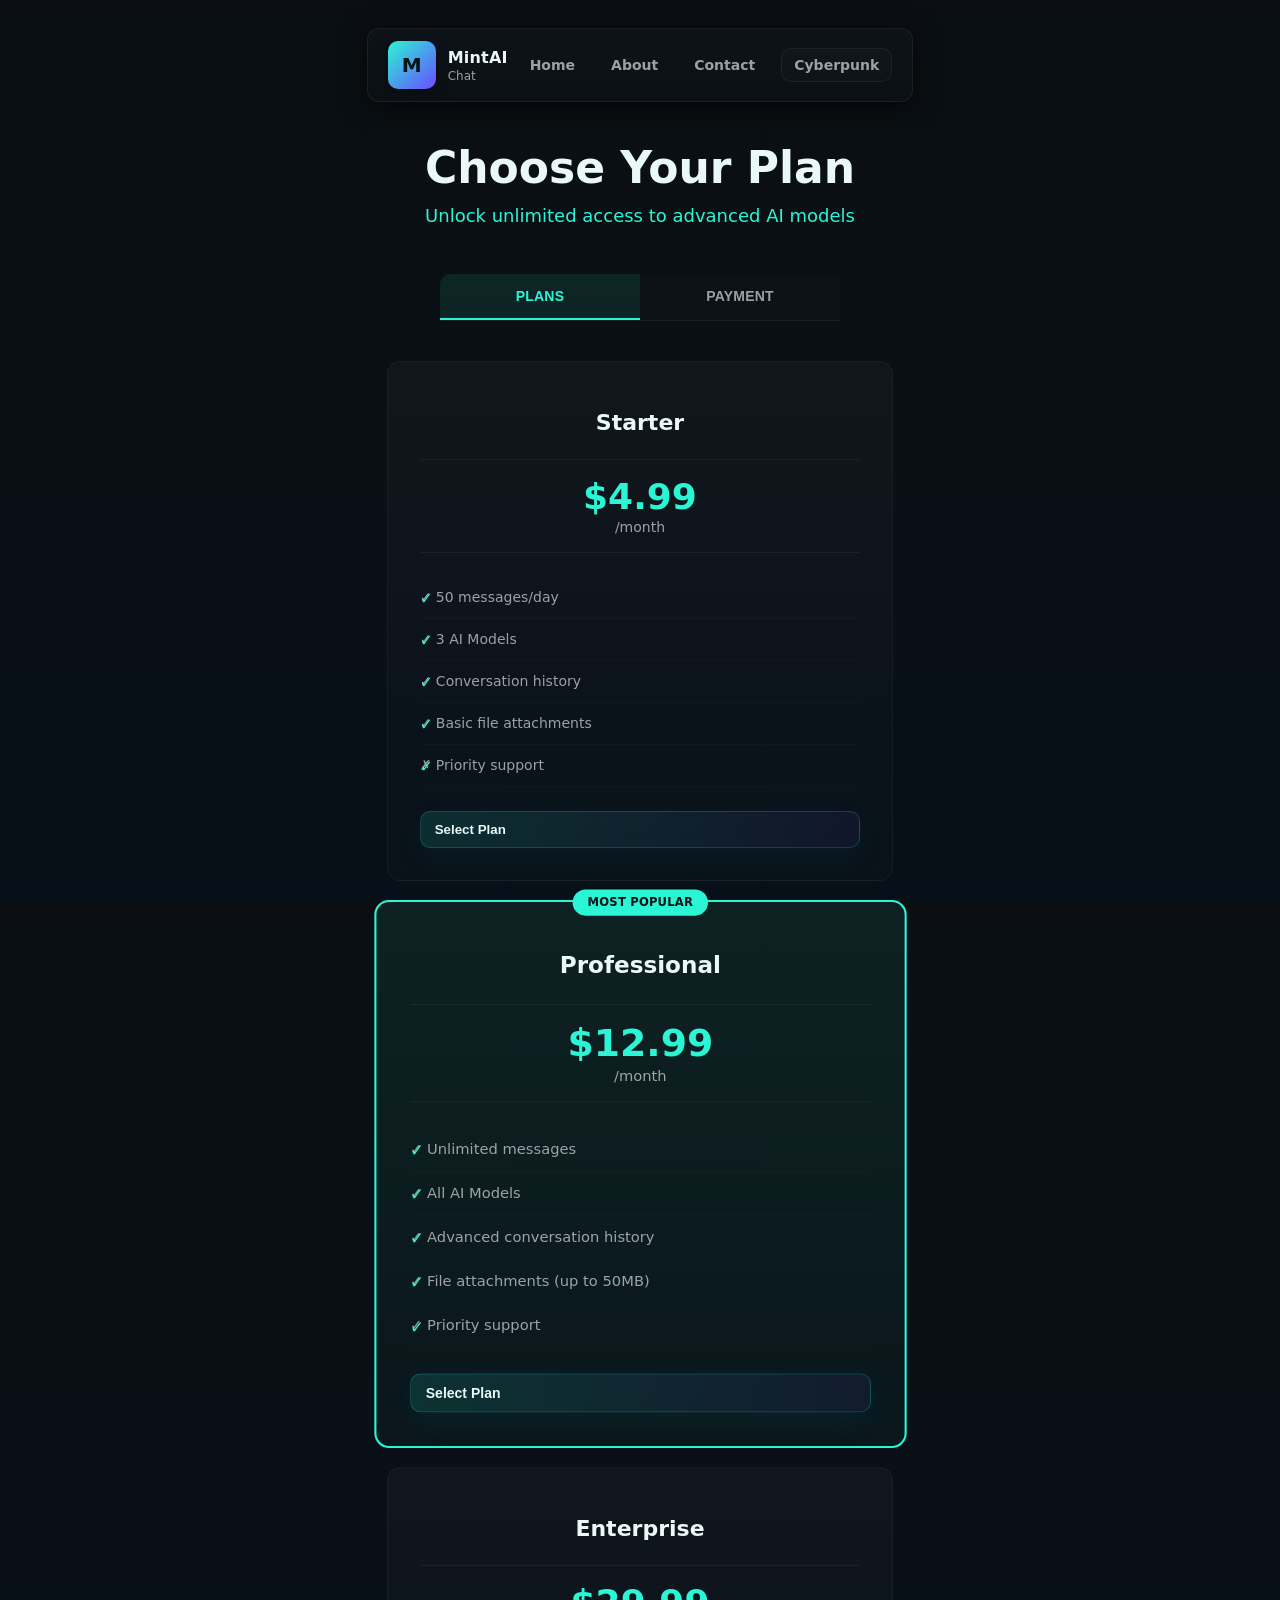
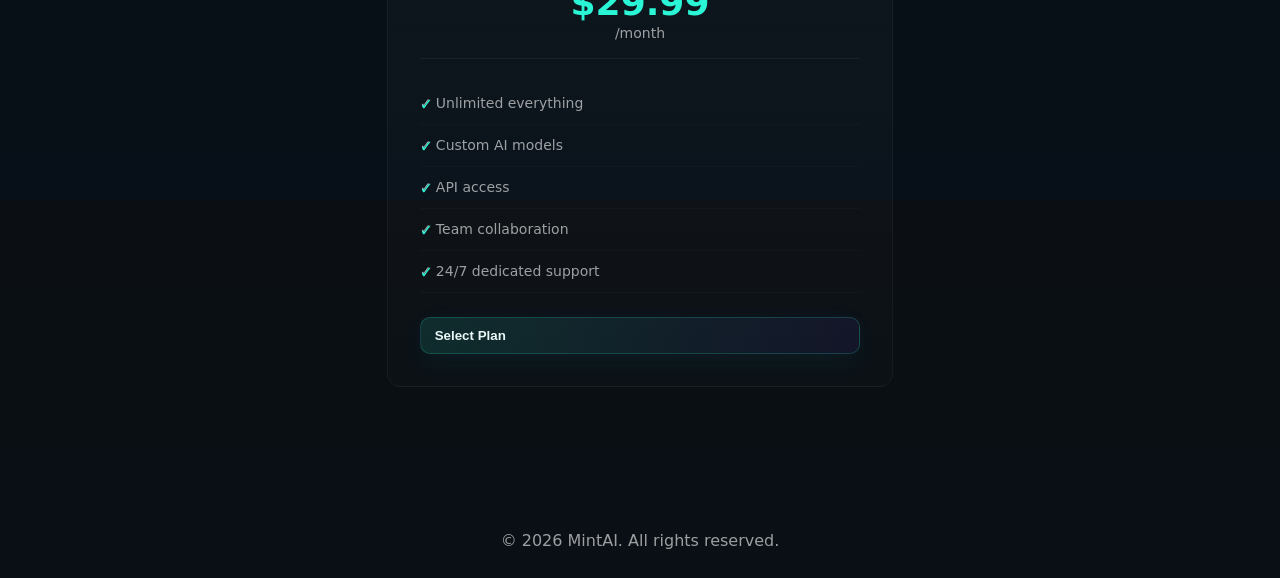
<file: subscription.html>
<!DOCTYPE html>
<html lang="en">
<head>
    <meta charset="UTF-8">
    <meta name="viewport" content="width=device-width, initial-scale=1">
    <title>Choose Your Subscription - MintAI Chat</title>
    <link rel="stylesheet" href="style.css">
</head>
<body class="subscription-page">
    <header class="site-header">
        <div class="brand">
            <div class="logo">M</div>
            <div class="title">
                <span class="name">MintAI</span>
                <span class="tag">Chat</span>
            </div>
        </div>
        <nav class="top-nav">
            <a href="index.html">Home</a>
            <a href="about.html">About</a>
            <a href="contact.html">Contact</a>
            <button id="themeToggle" class="theme-toggle" aria-label="Toggle theme">🌙</button>
        </nav>
    </header>

    <main class="subscription-hero">
        <div class="subscription-container">
            <div class="subscription-header">
                <h1>Choose Your Plan</h1>
                <p>Unlock unlimited access to advanced AI models</p>
            </div>

            <div class="subscription-tabs">
                <button class="subscription-tab-btn active" data-tab="plans">Plans</button>
                <button class="subscription-tab-btn" data-tab="payment">Payment</button>
            </div>

            <!-- Plans Tab -->
            <div id="plans" class="subscription-tab-content active">
                <div class="pricing-cards">
                    <div class="pricing-card">
                        <h3>Starter</h3>
                        <div class="price">
                            <span class="amount">$4.99</span>
                            <span class="period">/month</span>
                        </div>
                        <ul class="features-list">
                            <li>✓ 50 messages/day</li>
                            <li>✓ 3 AI Models</li>
                            <li>✓ Conversation history</li>
                            <li>✓ Basic file attachments</li>
                            <li>✗ Priority support</li>
                        </ul>
                        <button class="btn primary btn-full select-plan" data-plan="starter" data-price="4.99">Select Plan</button>
                    </div>

                    <div class="pricing-card featured">
                        <div class="badge">Most Popular</div>
                        <h3>Professional</h3>
                        <div class="price">
                            <span class="amount">$12.99</span>
                            <span class="period">/month</span>
                        </div>
                        <ul class="features-list">
                            <li>✓ Unlimited messages</li>
                            <li>✓ All AI Models</li>
                            <li>✓ Advanced conversation history</li>
                            <li>✓ File attachments (up to 50MB)</li>
                            <li>✓ Priority support</li>
                        </ul>
                        <button class="btn primary btn-full select-plan" data-plan="professional" data-price="12.99">Select Plan</button>
                    </div>

                    <div class="pricing-card">
                        <h3>Enterprise</h3>
                        <div class="price">
                            <span class="amount">$29.99</span>
                            <span class="period">/month</span>
                        </div>
                        <ul class="features-list">
                            <li>✓ Unlimited everything</li>
                            <li>✓ Custom AI models</li>
                            <li>✓ API access</li>
                            <li>✓ Team collaboration</li>
                            <li>✓ 24/7 dedicated support</li>
                        </ul>
                        <button class="btn primary btn-full select-plan" data-plan="enterprise" data-price="29.99">Select Plan</button>
                    </div>
                </div>
            </div>

            <!-- Payment Tab -->
            <div id="payment" class="subscription-tab-content">
                <div class="payment-form-wrapper">
                    <h2>Payment Details</h2>
                    <p class="payment-subtitle">Complete your subscription setup</p>

                    <form id="paymentForm" class="payment-form">
                        <div class="form-section">
                            <h3>Selected Plan</h3>
                            <div class="selected-plan-display">
                                <span id="planName">No plan selected</span>
                                <span id="planPrice">$0.00</span>
                            </div>
                        </div>

                        <div class="form-section">
                            <h3>Personal Information</h3>
                            
                            <div class="form-group">
                                <label for="fullName">Full Name</label>
                                <input 
                                    type="text" 
                                    id="fullName" 
                                    name="fullName" 
                                    placeholder="John Doe"
                                    required
                                    minlength="2"
                                >
                                <span class="error-msg"></span>
                            </div>

                            <div class="form-group">
                                <label for="email">Email Address</label>
                                <input 
                                    type="email" 
                                    id="email" 
                                    name="email" 
                                    placeholder="john@example.com"
                                    required
                                >
                                <span class="error-msg"></span>
                            </div>

                            <div class="form-group">
                                <label for="phone">Phone Number</label>
                                <input 
                                    type="tel" 
                                    id="phone" 
                                    name="phone" 
                                    placeholder="+1 (555) 123-4567"
                                    required
                                >
                                <span class="error-msg"></span>
                            </div>
                        </div>

                        <div class="form-section">
                            <h3>Billing Address</h3>
                            
                            <div class="form-group">
                                <label for="address">Street Address</label>
                                <input 
                                    type="text" 
                                    id="address" 
                                    name="address" 
                                    placeholder="123 Main St"
                                    required
                                >
                                <span class="error-msg"></span>
                            </div>

                            <div class="form-row">
                                <div class="form-group">
                                    <label for="city">City</label>
                                    <input 
                                        type="text" 
                                        id="city" 
                                        name="city" 
                                        placeholder="New York"
                                        required
                                    >
                                    <span class="error-msg"></span>
                                </div>
                                <div class="form-group">
                                    <label for="state">State/Province</label>
                                    <input 
                                        type="text" 
                                        id="state" 
                                        name="state" 
                                        placeholder="NY"
                                        required
                                    >
                                    <span class="error-msg"></span>
                                </div>
                                <div class="form-group">
                                    <label for="zip">ZIP/Postal Code</label>
                                    <input 
                                        type="text" 
                                        id="zip" 
                                        name="zip" 
                                        placeholder="10001"
                                        required
                                    >
                                    <span class="error-msg"></span>
                                </div>
                            </div>

                            <div class="form-group">
                                <label for="country">Country</label>
                                <input 
                                    type="text" 
                                    id="country" 
                                    name="country" 
                                    placeholder="United States"
                                    required
                                >
                                <span class="error-msg"></span>
                            </div>
                        </div>

                        <div class="form-section">
                            <h3>Payment Information</h3>
                            <p class="security-notice">🔒 Your payment information is encrypted and secure</p>

                            <div class="form-group">
                                <label for="cardName">Cardholder Name</label>
                                <input 
                                    type="text" 
                                    id="cardName" 
                                    name="cardName" 
                                    placeholder="Name on card"
                                    required
                                    minlength="2"
                                >
                                <span class="error-msg"></span>
                            </div>

                            <div class="form-group">
                                <label for="cardNumber">Card Number</label>
                                <input 
                                    type="text" 
                                    id="cardNumber" 
                                    name="cardNumber" 
                                    placeholder="1234 5678 9012 3456"
                                    maxlength="19"
                                    required
                                >
                                <span class="error-msg"></span>
                            </div>

                            <div class="form-row">
                                <div class="form-group">
                                    <label for="expiry">Expiry Date</label>
                                    <input 
                                        type="text" 
                                        id="expiry" 
                                        name="expiry" 
                                        placeholder="MM/YY"
                                        maxlength="5"
                                        required
                                    >
                                    <span class="error-msg"></span>
                                </div>
                                <div class="form-group">
                                    <label for="cvv">CVV</label>
                                    <input 
                                        type="text" 
                                        id="cvv" 
                                        name="cvv" 
                                        placeholder="123"
                                        maxlength="4"
                                        required
                                    >
                                    <span class="error-msg"></span>
                                </div>
                            </div>
                        </div>

                        <div class="form-group checkbox">
                            <input 
                                type="checkbox" 
                                id="billingAgreement" 
                                name="billingAgreement" 
                                required
                            >
                            <label for="billingAgreement">I agree to the billing terms and conditions</label>
                            <span class="error-msg"></span>
                        </div>

                        <button type="submit" class="btn primary btn-full">Complete Payment</button>
                        <p class="payment-info">You will not be charged until you confirm your payment</p>
                    </form>
                </div>
            </div>
        </div>
    </main>

    <footer class="site-footer">
        <p>&copy; <span id="year"></span> MintAI. All rights reserved.</p>
    </footer>

    <script src="script.js"></script>
    <script>
        // Encryption utility (simple XOR for demonstration - in production use proper encryption)
        const EncryptionUtil = {
            encode: function(str) {
                return btoa(String.fromCharCode.apply(null, str.split('').map(c => c.charCodeAt(0) ^ 42)));
            },
            decode: function(encoded) {
                try {
                    return atob(encoded).split('').map(c => String.fromCharCode(c.charCodeAt(0) ^ 42)).join('');
                } catch (e) {
                    return '';
                }
            }
        };

        let selectedPlan = null;
        let selectedPrice = null;

        const tabBtns = document.querySelectorAll('.subscription-tab-btn');
        const tabContents = document.querySelectorAll('.subscription-tab-content');
        const selectPlanBtns = document.querySelectorAll('.select-plan');
        const paymentForm = document.getElementById('paymentForm');

        // Tab switching
        tabBtns.forEach(btn => {
            btn.addEventListener('click', () => {
                const tabName = btn.dataset.tab;
                tabBtns.forEach(b => b.classList.remove('active'));
                tabContents.forEach(content => content.classList.remove('active'));
                btn.classList.add('active');
                document.getElementById(tabName).classList.add('active');
            });
        });

        // Plan selection
        selectPlanBtns.forEach(btn => {
            btn.addEventListener('click', () => {
                selectedPlan = btn.dataset.plan.charAt(0).toUpperCase() + btn.dataset.plan.slice(1);
                selectedPrice = btn.dataset.price;
                
                document.getElementById('planName').textContent = selectedPlan + ' Plan';
                document.getElementById('planPrice').textContent = '$' + selectedPrice;

                // Switch to payment tab
                tabBtns.forEach(b => b.classList.remove('active'));
                tabContents.forEach(content => content.classList.remove('active'));
                tabBtns[1].classList.add('active');
                document.getElementById('payment').classList.add('active');

                // Scroll to payment form
                setTimeout(() => {
                    paymentForm.scrollIntoView({ behavior: 'smooth', block: 'start' });
                }, 200);
            });
        });

        // Card number formatting
        document.getElementById('cardNumber').addEventListener('input', function(e) {
            let value = e.target.value.replace(/\s/g, '').replace(/[^0-9]/gi, '');
            let formattedValue = '';
            for (let i = 0; i < value.length; i++) {
                if (i > 0 && i % 4 === 0) {
                    formattedValue += ' ';
                }
                formattedValue += value[i];
            }
            e.target.value = formattedValue;
        });

        // Expiry date formatting
        document.getElementById('expiry').addEventListener('input', function(e) {
            let value = e.target.value.replace(/\D/g, '');
            if (value.length >= 2) {
                value = value.slice(0, 2) + '/' + value.slice(2, 4);
            }
            e.target.value = value;
        });

        // CVV formatting
        document.getElementById('cvv').addEventListener('input', function(e) {
            e.target.value = e.target.value.replace(/\D/g, '').slice(0, 4);
        });

        // Form submission
        paymentForm.addEventListener('submit', function(e) {
            e.preventDefault();
            let isValid = true;

            document.querySelectorAll('.error-msg').forEach(msg => msg.textContent = '');

            // Validation
            const fullName = document.getElementById('fullName').value.trim();
            const email = document.getElementById('email').value.trim();
            const phone = document.getElementById('phone').value.trim();
            const address = document.getElementById('address').value.trim();
            const city = document.getElementById('city').value.trim();
            const state = document.getElementById('state').value.trim();
            const zip = document.getElementById('zip').value.trim();
            const country = document.getElementById('country').value.trim();
            const cardName = document.getElementById('cardName').value.trim();
            const cardNumber = document.getElementById('cardNumber').value.replace(/\s/g, '');
            const expiry = document.getElementById('expiry').value;
            const cvv = document.getElementById('cvv').value;
            const billingAgreement = document.getElementById('billingAgreement').checked;

            if (fullName.length < 2) {
                document.getElementById('fullName').parentElement.querySelector('.error-msg').textContent = 'Name must be at least 2 characters';
                isValid = false;
            }

            const emailRegex = /^[^\s@]+@[^\s@]+\.[^\s@]+$/;
            if (!emailRegex.test(email)) {
                document.getElementById('email').parentElement.querySelector('.error-msg').textContent = 'Please enter a valid email';
                isValid = false;
            }

            if (!/^\+?[0-9\s\-()]{10,}$/.test(phone)) {
                document.getElementById('phone').parentElement.querySelector('.error-msg').textContent = 'Please enter a valid phone number';
                isValid = false;
            }

            if (address.length < 5) {
                document.getElementById('address').parentElement.querySelector('.error-msg').textContent = 'Please enter a valid address';
                isValid = false;
            }

            // Card validation
            if (cardNumber.length !== 16) {
                document.getElementById('cardNumber').parentElement.querySelector('.error-msg').textContent = 'Card number must be 16 digits';
                isValid = false;
            }

            if (!/^(0[1-9]|1[0-2])\/\d{2}$/.test(expiry)) {
                document.getElementById('expiry').parentElement.querySelector('.error-msg').textContent = 'Expiry must be in MM/YY format';
                isValid = false;
            }

            if (!/^\d{3,4}$/.test(cvv)) {
                document.getElementById('cvv').parentElement.querySelector('.error-msg').textContent = 'CVV must be 3-4 digits';
                isValid = false;
            }

            if (!billingAgreement) {
                document.getElementById('billingAgreement').parentElement.querySelector('.error-msg').textContent = 'You must agree to billing terms';
                isValid = false;
            }

            if (!selectedPlan) {
                alert('Please select a plan first');
                isValid = false;
            }

            if (isValid) {
                // Encrypt sensitive data
                const encryptedCardNumber = EncryptionUtil.encode(cardNumber);
                const encryptedCVV = EncryptionUtil.encode(cvv);
                const encryptedCardName = EncryptionUtil.encode(cardName);

                // Create subscription data object
                const subscriptionData = {
                    userId: 'user_' + Date.now(),
                    timestamp: new Date().toISOString(),
                    plan: selectedPlan,
                    price: selectedPrice,
                    personalInfo: {
                        fullName: fullName,
                        email: email,
                        phone: phone
                    },
                    billingAddress: {
                        address: address,
                        city: city,
                        state: state,
                        zip: zip,
                        country: country
                    },
                    paymentInfo: {
                        cardName: encryptedCardName,
                        cardNumber: encryptedCardNumber,
                        expiry: expiry,
                        cvv: encryptedCVV
                    },
                    status: 'active',
                    renewalDate: new Date(Date.now() + 30 * 24 * 60 * 60 * 1000).toISOString()
                };

                // Save to localStorage
                let allSubscriptions = JSON.parse(localStorage.getItem('mintai_subscriptions') || '[]');
                allSubscriptions.push(subscriptionData);
                localStorage.setItem('mintai_subscriptions', JSON.stringify(allSubscriptions));

                // Also save current user session
                localStorage.setItem('mintai_user', fullName);
                localStorage.setItem('mintai_user_session', JSON.stringify({
                    email: email,
                    plan: selectedPlan,
                    subscriptionId: subscriptionData.userId,
                    subscriptedAt: new Date().toISOString()
                }));

                alert('Payment processed successfully! Your subscription is now active.');
                setTimeout(() => {
                    window.location.href = 'chat.html?user=' + encodeURIComponent(fullName) + '&plan=' + encodeURIComponent(selectedPlan);
                }, 1500);
            }
        });
    </script>
</body>
</html>
</file>
<file: style.css>
/* ==== SUBSCRIPTION PAGE ==== */
.subscription-page{ align-items:stretch; }
.subscription-page .site-header{ border-bottom: 1px solid var(--glass-border); }

.subscription-hero{
    flex:1 1 auto; width:100%; display:flex; justify-content:center; align-items:flex-start;
    padding:40px 20px;
}

.subscription-container{
    width:100%; max-width:1200px;
}

.subscription-header{
    text-align:center; margin-bottom:48px;
}

.subscription-header h1{
    font-size:44px; font-weight:700; margin:0 0 12px; color:#eaf8f7;
}

.subscription-header p{
    font-size:18px; color:var(--accent); margin:0;
}

.subscription-tabs{
    display:grid; grid-template-columns:1fr 1fr; gap:0; margin-bottom:40px;
    border-bottom:1px solid rgba(255,255,255,0.05); border-radius:10px 10px 0 0;
    background:rgba(255,255,255,0.01); overflow:hidden; max-width:400px; margin-left:auto; margin-right:auto;
}

.subscription-tab-btn{
    padding:14px 16px; border:none; background:transparent; color:var(--muted);
    font-size:14px; font-weight:600; cursor:pointer; transition: all .2s ease;
    border-bottom:2px solid transparent; text-transform:uppercase; letter-spacing:0.2px;
}

.subscription-tab-btn:hover{
    background:rgba(255,255,255,0.02); color:#fff;
}

.subscription-tab-btn.active{
    background:rgba(42,246,214,0.08); color:var(--accent); border-bottom-color:var(--accent);
}

html[data-theme="cyberpunk"] .subscription-tab-btn.active{
    background:rgba(255,45,149,0.08); color:var(--accent); border-bottom-color:var(--accent);
}

.subscription-tab-content{
    display:none;
}

.subscription-tab-content.active{
    display:flex; flex-direction:column;
}

/* Pricing Cards */
.pricing-cards{
    display:grid; grid-template-columns:repeat(auto-fit, minmax(300px, 1fr)); gap:32px;
    margin-bottom:48px;
}

.pricing-card{
    padding:32px; border-radius:var(--radius);
    background: linear-gradient(180deg, rgba(255,255,255,0.03), rgba(255,255,255,0.01));
    border:1px solid rgba(255,255,255,0.04); text-align:center; transition: all .3s ease;
    position:relative;
}

.pricing-card:hover{
    background: linear-gradient(180deg, rgba(255,255,255,0.05), rgba(255,255,255,0.02));
    border-color: rgba(255,255,255,0.08); transform: translateY(-4px);
    box-shadow: 0 12px 40px rgba(3,6,10,0.4);
}

.pricing-card.featured{
    border:2px solid var(--accent); transform: scale(1.05);
    background: linear-gradient(180deg, rgba(42,246,214,0.08), rgba(42,246,214,0.03));
}

html[data-theme="cyberpunk"] .pricing-card.featured{
    border-color:var(--accent);
    background: linear-gradient(180deg, rgba(255,45,149,0.08), rgba(255,45,149,0.03));
}

.badge{
    position:absolute; top:-12px; left:50%; transform:translateX(-50%);
    background:var(--accent); color:#001215; padding:6px 14px; border-radius:20px;
    font-size:11px; font-weight:700; text-transform:uppercase; letter-spacing:0.2px;
}

html[data-theme="cyberpunk"] .badge{
    background:var(--accent); color:#14051b;
}

.pricing-card h3{
    font-size:22px; font-weight:700; color:#eaf8f7; margin:16px 0;
}

.price{
    margin:24px 0; padding:16px 0; border-top:1px solid rgba(255,255,255,0.05); border-bottom:1px solid rgba(255,255,255,0.05);
}

.amount{
    font-size:36px; font-weight:700; color:var(--accent); display:block;
}

.period{
    font-size:14px; color:var(--muted);
}

.pricing-card .features-list{
    text-align:left; margin:24px 0; list-style:none; padding:0;
}

.pricing-card .features-list li{
    padding:10px 0; font-size:14px; color:var(--muted); border-bottom:1px solid rgba(255,255,255,0.02);
}

/* Payment Form */
.payment-form-wrapper{
    max-width:600px; margin:0 auto; padding:40px;
    background: linear-gradient(180deg, rgba(255,255,255,0.04), rgba(255,255,255,0.02));
    border:1px solid rgba(255,255,255,0.05); border-radius:var(--radius);
}

.payment-form-wrapper h2{
    font-size:28px; font-weight:700; color:#eaf8f7; margin:0 0 8px;
}

.payment-subtitle{
    color:var(--muted); font-size:14px; margin:0 0 28px;
}

.payment-form{ display:flex; flex-direction:column; gap:20px; }

.form-section{
    padding-bottom:20px; border-bottom:1px solid rgba(255,255,255,0.05);
}

.form-section h3{
    font-size:14px; font-weight:700; color:#eaf8f7; text-transform:uppercase; letter-spacing:0.2px;
    margin:0 0 16px;
}

.selected-plan-display{
    display:flex; justify-content:space-between; align-items:center;
    padding:12px 16px; border-radius:10px; background:rgba(42,246,214,0.08);
    border:1px solid rgba(42,246,214,0.2);
}

.selected-plan-display span:first-child{
    color:#eaf8f7; font-weight:600;
}

.selected-plan-display span:last-child{
    color:var(--accent); font-size:16px; font-weight:700;
}

.form-row{
    display:grid; grid-template-columns:1fr 1fr 1fr; gap:12px;
}

.form-group{
    display:flex; flex-direction:column; gap:6px;
}

.form-group label{
    font-size:13px; font-weight:600; color:#eaf8f7; text-transform:uppercase; letter-spacing:0.3px;
}

.form-group input{
    padding:12px 14px; border-radius:10px; border:1px solid rgba(255,255,255,0.08);
    background: rgba(255,255,255,0.02); color:#eaf8f7; font-size:14px;
    transition: all .2s ease; font-family:inherit;
}

.form-group input:focus{
    outline:none; border-color: var(--accent); box-shadow: 0 0 12px rgba(42,246,214,0.15);
    background: rgba(42,246,214,0.04);
}

html[data-theme="cyberpunk"] .form-group input:focus{
    border-color: var(--accent); box-shadow: 0 0 12px rgba(255,45,149,0.15);
    background: rgba(255,45,149,0.04);
}

.form-group.checkbox{
    flex-direction:row; align-items:flex-start; gap:10px; padding:10px 0;
}

.form-group.checkbox input[type="checkbox"]{
    width:18px; height:18px; cursor:pointer; accent-color:var(--accent); margin-top:2px;
}

.form-group.checkbox label{ text-transform:none; margin:0; cursor:pointer; font-weight:400; color:var(--muted); }

.security-notice{
    font-size:13px; color:var(--accent); margin:0 0 16px; font-weight:600;
}

.error-msg{
    font-size:12px; color:var(--danger); display:block; min-height:16px;
}

.payment-info{
    font-size:12px; color:var(--muted); text-align:center; margin-top:8px;
}

/* ==== SIGNUP PAGE ==== */
/* Dark + neon glass aesthetic (Mint default) */
:root{
    --bg-1: #0b0f13;
    --bg-2: #071018;
    --card: rgba(255,255,255,0.04);
    --glass-border: rgba(255,255,255,0.06);
    --muted: rgba(255,255,255,0.6);
    --accent: #2af6d6;    /* mint cyan */
    --accent-2: #6a4cff;  /* violet */
    --danger: #ff5c7c;
    --glass-blur: 12px;
    --radius: 14px;
    --shadow-neon: 0 6px 30px rgba(0,0,0,0.6);
    --blob-left: radial-gradient(circle at 30% 30%, rgba(42,246,214,0.18), rgba(106,76,255,0.06) 45%, transparent 60%);
    --blob-right: radial-gradient(circle at 70% 70%, rgba(106,76,255,0.16), rgba(42,246,214,0.04) 40%, transparent 60%);
}

/* Cyberpunk theme overrides */
html[data-theme="cyberpunk"]{
    --bg-1: #09050a;
    --bg-2: #14051b;
    --card: rgba(255,255,255,0.03);
    --glass-border: rgba(255,255,255,0.05);
    --muted: rgba(255,255,255,0.65);
    --accent: #ff2d95;    /* hot pink */
    --accent-2: #ffd166;  /* neon yellow */
    --danger: #ff6b6b;
    --glass-blur: 14px;
    --radius: 12px;
    --shadow-neon: 0 8px 40px rgba(20,6,30,0.6);
    --blob-left: radial-gradient(circle at 20% 30%, rgba(255,45,149,0.18), rgba(255,209,102,0.06) 45%, transparent 60%);
    --blob-right: radial-gradient(circle at 80% 70%, rgba(255,209,102,0.16), rgba(255,45,149,0.04) 40%, transparent 60%);
}

/* base styles */
*{box-sizing:border-box}
html,body{
    height:100%;
    margin:0;
    font-family: "Inter", system-ui, -apple-system, "Segoe UI", Roboto, "Helvetica Neue", Arial;
    background:
        radial-gradient(1200px 600px at 10% 20%, rgba(0,0,0,0.0), transparent 6%),
        radial-gradient(1000px 500px at 90% 80%, rgba(0,0,0,0.0), transparent 6%),
        linear-gradient(180deg, var(--bg-1), var(--bg-2));
    color: #e7eef8;
    -webkit-font-smoothing:antialiased;
    -moz-osx-font-smoothing:grayscale;
    min-height:100vh;
    display:flex;
    flex-direction:column;
    align-items:center;
}

body.chat-page{
    align-items:stretch;
}

body.chat-page .site-header,
body.chat-page .site-footer,
body.chat-page main.hero,
body.chat-page .layout{
    max-width:none;
    width:100%;
}

body.chat-page .site-header{
    margin:0;
    border-radius:0;
}

body.chat-page .site-footer{
    margin:0;
    border-radius:0;
}

body.chat-page main.hero{
    width:100%;
    margin:0;
    padding:14px 16px 16px;
    min-height: calc(100vh - 140px);
    display:flex;
    justify-content:flex-start;
    align-items:flex-start;
}

body.chat-page .layout{
    flex:1 1 auto;
    min-height:0;
    display:flex;
    gap:18px;
}

body.chat-page .chat-panel{
    flex:1 1 auto;
    min-height:0;
}

body.chat-page .messages{
    min-height:0;
}

/* background decorative blobs */
.bg-blob{
    position:fixed;
    width:420px;
    height:420px;
    filter: blur(60px) saturate(140%);
    pointer-events:none;
    transform: translateZ(0);
    z-index:0;
    opacity:0.9;
}
.blob-left{ left:-120px; top:-80px; background: var(--blob-left); }
.blob-right{ right:-120px; bottom:-80px; background: var(--blob-right); }

body.landing-page{
    align-items:stretch;
}

body.landing-page .site-header{
    width:100%;
    max-width:none;
    margin:0;
    border-radius:0;
    padding:14px 20px;
    border-bottom: 1px solid var(--glass-border);
}

body.landing-page main.hero{
    width:100%;
    max-width:none;
    margin:0;
    padding:32px 16px;
    min-height:auto;
    display:flex;
    justify-content:center;
    align-items:center;
    flex:1 1 auto;
}

body.landing-page .bots{
    width:100%;
    max-width:none;
    margin:0;
    padding:28px 16px;
    border-radius:0;
    border-top: 1px solid var(--glass-border);
}

body.landing-page .site-footer{
    width:100%;
    max-width:none;
    margin:0;
    padding:16px 20px;
    border-top: 1px solid var(--glass-border);
    border-radius:0;
}

/* site header */
.site-header{
    width:100%;
    max-width:1100px;
    margin-top:28px;
    padding:12px 20px;
    display:flex;
    align-items:center;
    justify-content:space-between;
    gap:12px;
    position:relative;
    z-index:5;
    background: linear-gradient(180deg, rgba(255,255,255,0.02), rgba(255,255,255,0.01));
    border: 1px solid var(--glass-border);
    border-radius: 12px;
    box-shadow: var(--shadow-neon);
    backdrop-filter: blur(var(--glass-blur)) saturate(120%);
}

/* brand */
.brand{ display:flex; align-items:center; gap:12px; }
.logo{
    width:48px; height:48px; border-radius:10px;
    display:flex; align-items:center; justify-content:center;
    font-weight:700; font-size:20px; color:#001215;
    background: linear-gradient(135deg, var(--accent), var(--accent-2));
    box-shadow: 0 6px 24px rgba(0,0,0,0.14), 0 2px 6px rgba(0,0,0,0.08);
    transition: transform .18s ease, box-shadow .18s ease;
}
.title .name{ display:block; font-weight:700; color: #eaf8f7; letter-spacing:0.2px; }
.title .tag{ display:block; font-size:12px; color:var(--muted); margin-top:2px; }

/* nav */
.top-nav{ display:flex; gap:16px; align-items:center; }
.top-nav a{
    color:var(--muted); text-decoration:none; padding:8px 10px;
    border-radius:8px; transition: all .18s ease; font-weight:600; font-size:14px;
}
.top-nav a:hover{
    color: #fff;
    background: linear-gradient(90deg, rgba(255,255,255,0.02), rgba(255,255,255,0.01));
    box-shadow: 0 8px 28px rgba(106,76,255,0.06);
    transform: translateY(-2px);
}

/* main hero */
.hero{ width:100%; max-width:920px; margin:48px 16px; position:relative; z-index:3;
    display:flex; justify-content:center; align-items:center; min-height:60vh; }

/* card */
.card{
    width:100%; max-width:800px; padding:36px; border-radius:var(--radius);
    background: linear-gradient(180deg, rgba(255,255,255,0.03), rgba(255,255,255,0.02));
    border:1px solid rgba(255,255,255,0.05); box-shadow: 0 10px 40px rgba(3,6,10,0.6);
    backdrop-filter: blur(14px) saturate(120%); position:relative; overflow:hidden;
}

/* headings */
.hero-title{ margin:0 0 8px 0; font-size:28px; letter-spacing:-0.3px; color: #f6ffff;
    text-shadow: 0 6px 30px rgba(0,0,0,0.04); }
.hero-sub{ margin:0 0 20px 0; color: var(--muted); }

/* form */
.entry-form{ display:flex; gap:12px; align-items:center; flex-wrap:wrap; margin-top:14px; }
.entry-form input[type="text"]{
    flex:1 1 320px; min-width:220px; padding:12px 14px; border-radius:12px;
    background: linear-gradient(180deg, rgba(255,255,255,0.02), rgba(255,255,255,0.01));
    border:1px solid rgba(255,255,255,0.04); color:#eaf8f7; outline:none;
    transition: box-shadow .12s ease, transform .08s ease, border-color .12s ease;
    backdrop-filter: blur(10px);
}
.entry-form input::placeholder{ color: rgba(230,245,240,0.38); }
.entry-form input:focus{
    box-shadow: 0 8px 30px rgba(42,246,214,0.08), 0 0 20px rgba(106,76,255,0.02) inset;
    border-color: rgba(42,246,214,0.38); transform: translateY(-2px);
}

/* controls & buttons */
.controls{ display:flex; gap:10px; align-items:center; }

.btn{
    display:inline-flex; align-items:center; gap:8px; padding:10px 14px; border-radius:10px;
    border:1px solid transparent; cursor:pointer; font-weight:700; color: #eaf8f7;
    background:transparent; transition: transform .12s ease, box-shadow .12s ease;
}
.btn:active{ transform: translateY(1px); }

.btn.primary{
    background: linear-gradient(90deg, rgba(42,246,214,0.12), rgba(106,76,255,0.08));
    border: 1px solid rgba(42,246,214,0.18);
    box-shadow: 0 8px 30px rgba(42,246,214,0.06), 0 0 18px rgba(106,76,255,0.03);
}
.btn.primary:hover{
    box-shadow: 0 18px 60px rgba(42,246,214,0.12), 0 0 36px rgba(106,76,255,0.06);
    transform: translateY(-3px);
}

.btn.ghost{
    color: var(--muted);
    border:1px solid rgba(255,255,255,0.04);
    background: linear-gradient(180deg, rgba(255,255,255,0.01), transparent);
}
.btn.ghost:hover{ color: #fff; transform: translateY(-2px); }

/* theme toggle button */
.theme-toggle{
    display:inline-flex; align-items:center; justify-content:center; gap:6px; 
    padding:8px 12px; border-radius:10px; border:1px solid rgba(255,255,255,0.06);
    background: linear-gradient(180deg, rgba(255,255,255,0.02), rgba(255,255,255,0.01));
    color:var(--muted); font-size:14px; font-weight:600; cursor:pointer;
    transition: all .2s ease; font-family:inherit; text-decoration:none;
}
.theme-toggle:hover{
    color:#fff; border-color:rgba(255,255,255,0.12);
    background: linear-gradient(180deg, rgba(255,255,255,0.04), rgba(255,255,255,0.02));
    box-shadow: 0 6px 20px rgba(42,246,214,0.08); transform:translateY(-2px);
}
.theme-toggle:active{ transform:translateY(0); }

html[data-theme="cyberpunk"] .theme-toggle{
    border-color:rgba(255,45,149,0.1);
    background: linear-gradient(180deg, rgba(255,45,149,0.03), rgba(255,45,149,0.01));
    color:var(--muted);
}
html[data-theme="cyberpunk"] .theme-toggle:hover{
    border-color:rgba(255,45,149,0.2);
    background: linear-gradient(180deg, rgba(255,45,149,0.06), rgba(255,45,149,0.03));
    box-shadow: 0 6px 20px rgba(255,45,149,0.1);
    color:#fff;
}

/* features */
.features{ margin:18px 0 0 0; padding-left:18px; display:flex; gap:12px; list-style: none; flex-wrap:wrap; }
.features li{
    background: linear-gradient(180deg, rgba(255,255,255,0.01), transparent);
    border:1px solid rgba(255,255,255,0.03);
    padding:8px 12px; border-radius:10px; font-weight:600; color:var(--muted); font-size:13px;
}

/* footer */
.site-footer{ width:100%; max-width:1100px; margin: 28px 0 60px; padding:12px 20px;
    display:flex; justify-content:center; align-items:center; color:var(--muted); position:relative; z-index:3; }

/* accessibility helper */
.sr-only{ position:absolute; left:-9999px; width:1px; height:1px; overflow:hidden; }

/* small screens */
@media (max-width:920px){
    body.landing-page .site-header{ padding:12px 16px; }
    body.landing-page main.hero{ padding:24px 14px; }
    body.landing-page .bots{ padding:16px 14px; margin:0; }
}

@media (max-width:720px){
    .site-header{ padding:10px 14px; margin-top:0; border-radius:0; }
    .brand .title .tag{ display:none; }
    .hero{ margin:24px 12px; min-height:auto; }
    .card{ padding:22px; border-radius:12px; max-width:none; }
    .hero-title{ font-size:22px; }
    .entry-form input[type="text"]{ flex-basis:100%; }
    .controls{ width:100%; justify-content:space-between; flex-wrap:wrap; }
    .controls .btn{ flex:1 1 100%; min-width:0; }
    .bots{ margin:0; padding:16px 12px; border-radius:0; }
    .top-nav{ gap:8px; }
    .top-nav a{ padding:6px 8px; font-size:13px; }
    .theme-toggle{ padding:8px 10px; font-size:13px; }
}

@media (max-width:520px){
    .site-header{ padding:10px 12px; gap:8px; }
    .brand{ gap:8px; }
    .logo{ width:40px; height:40px; font-size:18px; }
    .top-nav{ gap:6px; }
    .top-nav a{ padding:6px 8px; font-size:12px; }
    .hero{ margin:16px 10px; }
    .card{ padding:18px; }
    .hero-title{ font-size:20px; }
    .entry-form{ gap:8px; }
    .controls .btn{ font-size:13px; padding:8px 12px; }
    .bots-title{ font-size:16px; }
    .theme-toggle{ padding:6px 8px; font-size:12px; border-radius:8px; }
    .bot-grid{ gap:10px; }
    .site-footer{ padding:12px 16px; font-size:12px; }
}

/* subtle animated glow on accent elements */
@keyframes pulse-accent {
    0%{ box-shadow: 0 0 0 rgba(0,0,0,0.08); }
    50%{ box-shadow: 0 0 24px rgba(0,0,0,0.12); }
    100%{ box-shadow: 0 0 0 rgba(0,0,0,0.08); }
}
.logo{ animation: pulse-accent 6s ease-in-out infinite; }

/* small visual polish for focus outlines */
:focus{ outline: none; box-shadow: 0 6px 30px rgba(42,246,214,0.06); }

/* Cyberpunk-specific micro styles for stronger neon look */
html[data-theme="cyberpunk"] .logo{ box-shadow: 0 6px 40px rgba(255,45,149,0.10), 0 2px 10px rgba(255,209,102,0.06); transform: translateY(-2px); }
html[data-theme="cyberpunk"] .hero-title{ text-shadow: 0 10px 40px rgba(255,45,149,0.06); color:#fff }
html[data-theme="cyberpunk"] .entry-form input:focus{
    box-shadow: 0 8px 40px rgba(255,45,149,0.12), 0 0 26px rgba(255,209,102,0.06) inset;
    border-color: rgba(255,45,149,0.38);
}

/* tweak button accents in cyberpunk */
html[data-theme="cyberpunk"] .btn.primary{
    background: linear-gradient(90deg, rgba(255,45,149,0.12), rgba(255,209,102,0.08));
    border: 1px solid rgba(255,45,149,0.18);
    box-shadow: 0 10px 40px rgba(255,45,149,0.06), 0 0 20px rgba(255,209,102,0.03);
}
html[data-theme="cyberpunk"] .btn.primary:hover{
    box-shadow: 0 24px 80px rgba(255,45,149,0.16), 0 0 48px rgba(255,209,102,0.08);
    transform: translateY(-3px);
}

/* ...existing code... */



/* Featured chatbots */
.bots{
    width:100%;
    max-width:1100px;
    margin: 20px 16px 56px;
    padding: 18px;
    border-radius: var(--radius);
    background: linear-gradient(180deg, rgba(255,255,255,0.02), rgba(255,255,255,0.01));
    border: 1px solid rgba(255,255,255,0.04);
    box-shadow: 0 10px 40px rgba(3,6,10,0.45);
    backdrop-filter: blur(var(--glass-blur)) saturate(110%);
    z-index:3;
}
.bots-title{
    margin:0 0 12px 0;
    font-size:18px;
    font-weight:700;
    color: #eaf8f7;
}
.bot-grid{
    display:grid;
    grid-template-columns: repeat(3, 1fr);
    gap:12px;
}
.bot-card{
    display:flex;
    align-items:center;
    gap:12px;
    padding:12px;
    border-radius:12px;
    background: linear-gradient(180deg, rgba(255,255,255,0.01), rgba(255,255,255,0.00));
    border:1px solid rgba(255,255,255,0.03);
    transition: transform .12s ease, box-shadow .16s ease;
}
.bot-card:hover{
    transform: translateY(-6px);
    box-shadow: 0 18px 50px rgba(0,0,0,0.45);
}
.bot-avatar{
    flex:0 0 56px;
    width:56px;
    height:56px;
    border-radius:12px;
    display:flex;
    align-items:center;
    justify-content:center;
    font-weight:800;
    font-size:20px;
    color:#001215;
    background: linear-gradient(135deg, var(--accent), var(--accent-2));
    box-shadow: 0 6px 18px rgba(0,0,0,0.25);
}
.bot-meta{ flex:1; min-width:0; }
.bot-name{ font-weight:700; color:#f6ffff; font-size:15px; }
.bot-desc{ font-size:13px; color:var(--muted); margin-top:4px; }

/* rating */
.bot-rating{
    display:flex;
    flex-direction:column;
    align-items:flex-end;
    gap:6px;
    min-width:56px;
}
.rating-value{
    font-weight:800;
    font-size:14px;
    color:var(--accent);
}
.stars{
    color: rgba(255,255,255,0.14);
    letter-spacing:2px;
    font-size:12px;
    text-shadow: 0 6px 18px rgba(0,0,0,0.35);
}
/* color the stars using accent via background-clip for a simple filled look */
.stars{
    background: linear-gradient(90deg, var(--accent), var(--accent-2));
    -webkit-background-clip: text;
    background-clip: text;
    -webkit-text-fill-color: transparent;
}

/* responsive */
@media (max-width:920px){
    .bot-grid{ grid-template-columns: repeat(2, 1fr); }
}
@media (max-width:520px){
    .bot-grid{ grid-template-columns: 1fr; }
    .bots{ padding:12px; margin: 14px 12px 40px; }
}

/* Cyberpunk overrides for bot cards */
html[data-theme="cyberpunk"] .bot-avatar{
    background: linear-gradient(135deg, var(--accent), #ffb86b);
    color:#10040a;
    box-shadow: 0 10px 40px rgba(255,45,149,0.08), 0 2px 10px rgba(255,209,102,0.04);
}
html[data-theme="cyberpunk"] .rating-value{ color: var(--accent); }
html[data-theme="cyberpunk"] .bot-card:hover{
    box-shadow: 0 24px 80px rgba(255,45,149,0.06);
}




/* ...existing code... */

/* Layout changes: left sidebar, flexible chat panel that covers page */
.hero{ width:100%; max-width:1200px; margin:28px 16px; position:relative; z-index:3; display:flex; flex-direction:column; flex:1 1 auto; min-height:calc(100vh - 220px); align-content: flex-start;}

/* full screen chat page overrides */
body.chat-page .hero{ max-width:none; margin:0; min-height:calc(100vh - 140px); }
body.chat-page .layout{ min-height:0; }

/* overall layout */
.layout{
    display:flex;
    gap:18px;
    width:100%;
    max-width:100%;
    align-items:stretch;
    z-index:3;
    height:100%;
    
}

/* Sidebar (left) — full height, conversation list only */
.sidebar{
    width:300px;
    min-width:240px;
    padding:14px;
    border-radius:12px;
    background: linear-gradient(180deg, rgba(255,255,255,0.02), rgba(255,255,255,0.01));
    border:1px solid rgba(255,255,255,0.04);
    box-shadow: 0 10px 40px rgba(3,6,10,0.45);
    backdrop-filter: blur(var(--glass-blur)) saturate(110%);
    display:flex;
    flex-direction:column;
    gap:10px;
    height: calc(100vh - 200px);
    overflow:auto;
    transition: transform .28s ease, opacity .24s ease, width .24s ease, min-width .24s ease;
}
.sidebar.collapsed{
    width:0;
    min-width:0;
    opacity:0;
    pointer-events:none;
    transform: translateX(-100%);
    margin-right:0;
    overflow:hidden;
}

/* conversation list */
.conversation-list{ list-style:none; padding:0; margin:6px 0 0 0; display:flex; flex-direction:column; gap:8px; }
.conv-item{
    padding:12px 10px;
    border-radius:10px;
    font-weight:700;
    color:var(--muted);
    cursor:pointer;
    border:1px solid rgba(255,255,255,0.02);
    background: linear-gradient(180deg, rgba(255,255,255,0.005), transparent);
    display:flex;
    justify-content:space-between;
    gap:8px;
}
.conv-item .meta{ display:flex; flex-direction:column; min-width:0; }
.conv-item.active{ color:#fff; background: linear-gradient(90deg, rgba(255,255,255,0.02), rgba(255,255,255,0.01)); box-shadow: 0 10px 30px rgba(0,0,0,0.45); transform: translateY(-2px); }

/* chat panel expands and covers remaining area */
.chat-panel{
    flex:1 1 auto;
    display:flex;
    flex-direction:column;
    gap:12px;
    min-height:60vh;
    max-height: calc(100vh - 220px);
}

/* messages should stretch and be scrollable */
.messages{
    flex:1 1 auto;
    overflow:auto;
    padding:18px;
    border-radius:12px;
    background: linear-gradient(180deg, rgba(255,255,255,0.01), rgba(255,255,255,0.00));
    border:1px solid rgba(255,255,255,0.03);
    display:flex;
    flex-direction:column;
    gap:12px;
}

.message{
    padding:14px 16px;
    border-radius:16px;
    background: linear-gradient(180deg, rgba(255,255,255,0.03), rgba(255,255,255,0.01));
    border:1px solid rgba(255,255,255,0.04);
    box-shadow: inset 0 1px 2px rgba(255,255,255,0.04);
}

.message.user{ align-self:flex-end; background: rgba(42,246,214,0.08); }
.message.bot{ align-self:flex-start; }

.message-text{ margin-bottom:8px; }

.message-attachment{
    display:flex;
    align-items:center;
    justify-content:space-between;
    gap:10px;
    padding:10px 12px;
    border-radius:12px;
    background: rgba(255,255,255,0.04);
    border:1px solid rgba(255,255,255,0.06);
    font-size:13px;
}

.attachment-link{
    color: var(--accent);
    text-decoration:none;
    font-weight:700;
}

.attachment-link:hover{
    text-decoration:underline;
}

/* composer sticks to bottom */
/* ...existing code... */
.composer{
    display:flex;
    gap:10px;
    align-items:center;
    margin-top:6px;

    /* keep composer visible at bottom of chat-panel */
    position: sticky;
    bottom: 12px;
    padding:10px;
    background: linear-gradient(180deg, rgba(0,0,0,0.00), rgba(255,255,255,0.015));
    border-radius:12px;
    border: 1px solid rgba(255,255,255,0.03);
    backdrop-filter: blur(8px) saturate(120%);
    box-shadow: 0 6px 24px rgba(0,0,0,0.28);
    transition: box-shadow .15s ease, transform .12s ease;
}

.attach-btn{
    flex:0 0 auto;
    width:44px;
    height:44px;
    display:inline-flex;
    align-items:center;
    justify-content:center;
    border-radius:10px;
    font-size:18px;
}

.attachment-preview{
    flex:1 1 180px;
    padding:10px 12px;
    border-radius:10px;
    background: linear-gradient(180deg, rgba(255,255,255,0.02), rgba(255,255,255,0.01));
    border:1px solid rgba(255,255,255,0.04);
    color:#eaf8f7;
    font-size:13px;
    display:none;
    align-items:center;
    justify-content:space-between;
    gap:10px;
}
.attachment-preview.visible{
    display:flex;
}

.attachment-preview span{
    overflow:hidden;
    text-overflow:ellipsis;
    white-space:nowrap;
    display:block;
}

.attachment-preview .remove-attachment{
    min-width:32px;
    padding:8px 10px;
    border-radius:10px;
}

/* input styles */
.composer input[type="text"]{
    flex:1 1 auto;
    min-width:0;
    height:44px;
    padding:12px 14px;
    border-radius:10px;
    border:1px solid rgba(255,255,255,0.04);
    background: linear-gradient(180deg, rgba(255,255,255,0.02), rgba(255,255,255,0.008));
    color: #eaf8f7;
    font-size:14px;
    outline:none;
    transition: box-shadow .12s ease, border-color .12s ease, transform .08s ease;
    box-shadow: inset 0 2px 6px rgba(0,0,0,0.35);
}

/* placeholder */
.composer input::placeholder{
    color: rgba(230,245,240,0.36);
    font-weight:500;
}

/* input focus */
.composer input:focus{
    border-color: rgba(42,246,214,0.34);
    box-shadow: 0 8px 30px rgba(42,246,214,0.06), inset 0 0 18px rgba(42,246,214,0.02);
    transform: translateY(-1px);
}

/* primary send button */
.composer .btn.primary{
    flex:0 0 auto;
    height:44px;
    padding:10px 16px;
    border-radius:10px;
    font-weight:800;
    letter-spacing:0.4px;
    background: linear-gradient(90deg, rgba(42,246,214,0.14), rgba(106,76,255,0.08));
    border: 1px solid rgba(42,246,214,0.2);
    color: #001215;
    box-shadow: 0 10px 36px rgba(42,246,214,0.06);
    transition: transform .12s ease, box-shadow .12s ease, filter .12s ease;
}

/* hover/active states */
.composer .btn.primary:hover{
    transform: translateY(-3px);
    box-shadow: 0 20px 60px rgba(42,246,214,0.12);
}
.composer .btn.primary:active{
    transform: translateY(0);
}

/* disabled state */
.composer .btn.primary[disabled],
.composer input[disabled]{
    opacity:0.55;
    cursor:not-allowed;
    filter: grayscale(.06);
}

/* smaller screens: compact composer */
@media (max-width:520px){
    .composer{
        gap:8px;
        padding:8px;
        bottom:8px;
    }
    .composer input[type="text"]{ height:40px; padding:10px 12px; border-radius:9px; font-size:13px; }
    .composer .btn.primary{ height:40px; padding:8px 12px; border-radius:9px; font-size:13px; }
}


/* responsive: collapse sidebar on small screens */
@media (max-width:920px){
    .layout{ position:relative; }
    .sidebar{
        position: fixed;
        top: 86px;
        left: 16px;
        width: 280px;
        min-width: 220px;
        height: calc(100vh - 106px);
        z-index: 12;
        transform: translateX(-100%);
        opacity: 0;
        visibility: hidden;
        box-shadow: 0 18px 60px rgba(0,0,0,0.45);
        background: linear-gradient(180deg, rgba(255,255,255,0.04), rgba(255,255,255,0.02));
    }
    .sidebar:not(.collapsed){
        transform: translateX(0);
        opacity: 1;
        visibility: visible;
        pointer-events: auto;
    }
    .hero{ min-height: auto; }
    .chat-panel{ width:100%; }
}
@media (max-width:520px){
    .conversation-list{ gap:6px; }
    .sidebar{ width:240px; min-width:180px; }
    .sidebar{ top: 80px; height: calc(100vh - 96px); }
}

/* ...existing code... */
.chat-meta{
    display:flex;
    align-items:center;
    gap:12px;
}
.chat-model-label{
    font-size:12px;
    font-weight:700;
    color:var(--muted);
    text-transform:uppercase;
    letter-spacing:1px;
    padding:6px 8px;
    border-radius:8px;
    background: linear-gradient(180deg, rgba(255,255,255,0.01), transparent);
    border: 1px solid rgba(255,255,255,0.02);
}

/* custom select */
.model-select{
    -webkit-appearance: none;
    -moz-appearance: none;
    appearance: none;
    display:inline-block;
    min-width:160px;
    padding:10px 40px 10px 12px;
    height:40px;
    border-radius:10px;
    background:
      linear-gradient(180deg, rgba(255,255,255,0.02), rgba(255,255,255,0.008));
    border:1px solid rgba(255,255,255,0.04);
    color:#eaf8f7;
    font-weight:600;
    cursor:pointer;
    position:relative;
    background-repeat:no-repeat;
    background-position: right 12px center;
    background-size: 18px;
    transition: box-shadow .12s ease, border-color .12s ease, transform .08s ease;
    box-shadow: inset 0 2px 6px rgba(0,0,0,0.25);
    /* SVG chevron as data URI for the dropdown arrow */
    background-image:
      linear-gradient(90deg, rgba(255,255,255,0.00), rgba(255,255,255,0.00)),
      url("data:image/svg+xml,%3Csvg xmlns='http://www.w3.org/2000/svg' width='14' height='14' viewBox='0 0 24 24'%3E%3Cpath fill='%23EAF8F7' d='M7 10l5 5 5-5z'/%3E%3C/svg%3E");
}

/* focus state */
.model-select:focus{
    outline:none;
    border-color: rgba(42,246,214,0.34);
    box-shadow: 0 8px 30px rgba(42,246,214,0.06), inset 0 0 12px rgba(42,246,214,0.02);
    transform: translateY(-1px);
}

/* smaller devices */
@media (max-width:520px){
    .model-select{ min-width:120px; padding-right:36px; height:38px; font-size:13px; }
    .chat-model-label{ display:none; } /* save space */
}

/* cyberpunk theme override */
html[data-theme="cyberpunk"] .model-select{
    background: linear-gradient(180deg, rgba(255,45,149,0.06), rgba(255,209,102,0.03));
    border:1px solid rgba(255,45,149,0.14);
    box-shadow: inset 0 2px 8px rgba(255,45,149,0.03);
}
html[data-theme="cyberpunk"] .chat-model-label{
    color: rgba(255,255,255,0.9);
    background: linear-gradient(90deg, rgba(255,45,149,0.03), rgba(255,209,102,0.02));
    border:1px solid rgba(255,45,149,0.06);
}
/* ...existing code... */
/* ...existing code... */
.chat-meta{
    display:flex;
    align-items:center;
    gap:12px;
}
.chat-model-label{
    font-size:12px;
    font-weight:700;
    color:var(--muted);
    text-transform:uppercase;
    letter-spacing:1px;
    padding:6px 8px;
    border-radius:8px;
    background: linear-gradient(180deg, rgba(255,255,255,0.01), transparent);
    border: 1px solid rgba(255,255,255,0.02);
}

/* custom select */
.model-select{
    -webkit-appearance: none;
    -moz-appearance: none;
    appearance: none;
    display:inline-block;
    min-width:160px;
    padding:10px 40px 10px 12px;
    height:40px;
    border-radius:10px;
    background:
      linear-gradient(180deg, rgba(255,255,255,0.02), rgba(255,255,255,0.008));
    border:1px solid rgba(255,255,255,0.04);
    color:#eaf8f7;
    font-weight:600;
    cursor:pointer;
    position:relative;
    background-repeat:no-repeat;
    background-position: right 12px center;
    background-size: 18px;
    transition: box-shadow .12s ease, border-color .12s ease, transform .08s ease;
    box-shadow: inset 0 2px 6px rgba(0,0,0,0.25);
    /* SVG chevron as data URI for the dropdown arrow */
    background-image:
      linear-gradient(90deg, rgba(255,255,255,0.00), rgba(255,255,255,0.00)),
      url("data:image/svg+xml,%3Csvg xmlns='http://www.w3.org/2000/svg' width='14' height='14' viewBox='0 0 24 24'%3E%3Cpath fill='%23EAF8F7' d='M7 10l5 5 5-5z'/%3E%3C/svg%3E");
}

/* focus state */
.model-select:focus{
    outline:none;
    border-color: rgba(42,246,214,0.34);
    box-shadow: 0 8px 30px rgba(42,246,214,0.06), inset 0 0 12px rgba(42,246,214,0.02);
    transform: translateY(-1px);
}

/* smaller devices */
@media (max-width:520px){
    .model-select{ min-width:120px; padding-right:36px; height:38px; font-size:13px; }
    .chat-model-label{ display:none; } /* save space */
}

/* cyberpunk theme override */
html[data-theme="cyberpunk"] .model-select{
    background: linear-gradient(180deg, rgba(255,45,149,0.06), rgba(255,209,102,0.03));
    border:1px solid rgba(255,45,149,0.14);
    box-shadow: inset 0 2px 8px rgba(255,45,149,0.03);
}
html[data-theme="cyberpunk"] .chat-model-label{
    color: rgba(255,255,255,0.9);
    background: linear-gradient(90deg, rgba(255,45,149,0.03), rgba(255,209,102,0.02));
    border:1px solid rgba(255,45,149,0.06);
}
/* ...existing code... */

/* theme-select-options */
.model-select option{
    background: rgba(11,15,19,0.98);
    color: #eaf8f7;
}
html[data-theme="cyberpunk"] .model-select option{
    background: rgba(40,10,30,0.98);
    color: #fff;
}
html[data-theme="cyberpunk"] .model-select {
    background-image:
      linear-gradient(90deg, rgba(255,255,255,0.00), rgba(255,255,255,0.00)),
      url("data:image/svg+xml,%3Csvg xmlns='http://www.w3.org/2000/svg' width='14' height='14' viewBox='0 0 24 24'%3E%3Cpath fill='%23FFD166' d='M7 10l5 5 5-5z'/%3E%3C/svg%3E");
}

.chat-meta{
    display:flex;
    align-items:center;
    gap:12px;
}
.chat-model-label{
    font-size:12px;
    font-weight:700;
    color:var(--muted);
    text-transform:uppercase;
    letter-spacing:1px;
    padding:6px 8px;
    border-radius:8px;
    background: linear-gradient(180deg, rgba(255,255,255,0.01), transparent);
    border: 1px solid rgba(255,255,255,0.02);
}

/* custom select */
.model-select{
    -webkit-appearance: none;
    -moz-appearance: none;
    appearance: none;
    display:inline-block;
    min-width:160px;
    padding:10px 40px 10px 12px;
    height:40px;
    border-radius:10px;
    background:
      linear-gradient(180deg, rgba(255,255,255,0.02), rgba(255,255,255,0.008));
    border:1px solid rgba(255,255,255,0.04);
    color:#eaf8f7;
    font-weight:600;
    cursor:pointer;
    position:relative;
    background-repeat:no-repeat;
    background-position: right 12px center;
    background-size: 18px;
    transition: box-shadow .12s ease, border-color .12s ease, transform .08s ease;
    box-shadow: inset 0 2px 6px rgba(0,0,0,0.25);
    /* SVG chevron as data URI for the dropdown arrow */
    background-image:
      linear-gradient(90deg, rgba(255,255,255,0.00), rgba(255,255,255,0.00)),
      url("data:image/svg+xml,%3Csvg xmlns='http://www.w3.org/2000/svg' width='14' height='14' viewBox='0 0 24 24'%3E%3Cpath fill='%23EAF8F7' d='M7 10l5 5 5-5z'/%3E%3C/svg%3E");
}

/* focus state */
.model-select:focus{
    outline:none;
    border-color: rgba(42,246,214,0.34);
    box-shadow: 0 8px 30px rgba(42,246,214,0.06), inset 0 0 12px rgba(42,246,214,0.02);
    transform: translateY(-1px);
}

/* smaller devices */
@media (max-width:520px){
    .model-select{ min-width:120px; padding-right:36px; height:38px; font-size:13px; }
    .chat-model-label{ display:none; } /* save space */
}

/* cyberpunk theme override */
html[data-theme="cyberpunk"] .model-select{
    background: linear-gradient(180deg, rgba(255,45,149,0.06), rgba(255,209,102,0.03));
    border:1px solid rgba(255,45,149,0.14);
    box-shadow: inset 0 2px 8px rgba(255,45,149,0.03);
}
html[data-theme="cyberpunk"] .chat-model-label{
    color: rgba(255,255,255,0.9);
    background: linear-gradient(90deg, rgba(255,45,149,0.03), rgba(255,209,102,0.02));
    border:1px solid rgba(255,45,149,0.06);
}

/* ==== LOGIN PAGE ==== */
.login-page{ align-items:stretch; }
.login-page .site-header{ border-bottom: 1px solid var(--glass-border); }
.login-page main.auth-hero{
    flex:1 1 auto; width:100%; display:flex; justify-content:center; align-items:center;
    padding:40px 20px; min-height:calc(100vh - 120px);
}

.auth-tabs{
    display:grid; grid-template-columns:1fr 1fr; gap:0; margin-bottom:32px;
    border-bottom:1px solid rgba(255,255,255,0.05); border-radius:10px 10px 0 0;
    background:rgba(255,255,255,0.01); overflow:hidden;
}

.auth-tab-btn{
    padding:14px 16px; border:none; background:transparent; color:var(--muted);
    font-size:14px; font-weight:600; cursor:pointer; transition: all .2s ease;
    border-bottom:2px solid transparent; text-transform:uppercase; letter-spacing:0.2px;
}

.auth-tab-btn:hover{
    background:rgba(255,255,255,0.02); color:#fff;
}

.auth-tab-btn.active{
    background:rgba(42,246,214,0.08); color:var(--accent); border-bottom-color:var(--accent);
}

html[data-theme="cyberpunk"] .auth-tab-btn.active{
    background:rgba(255,45,149,0.08); color:var(--accent); border-bottom-color:var(--accent);
}

.auth-tab-content{
    display:none;
}

.auth-tab-content.active{
    display:flex;
}

.tab-switch{
    color:var(--accent); text-decoration:none; font-weight:600; cursor:pointer;
    transition: color .2s ease;
}

.tab-switch:hover{ color:#fff; }

/* ==== SIGNUP PAGE ==== */
.signup-page{ align-items:stretch; }
.signup-page .site-header{ border-bottom: 1px solid var(--glass-border); }
.signup-page main.auth-hero{
    flex:1 1 auto; width:100%; display:flex; justify-content:center; align-items:center;
    padding:40px 20px; min-height:calc(100vh - 120px);
}

/* ==== REGISTRATION PAGE ==== */
.registration-page{ align-items:stretch; }
.registration-page .site-header{ border-bottom: 1px solid var(--glass-border); }
.registration-page main.auth-hero{
    flex:1 1 auto; width:100%; display:flex; justify-content:center; align-items:center;
    padding:40px 20px; min-height:calc(100vh - 120px);
}

.auth-card{
    width:100%; max-width:440px; padding:40px; border-radius:var(--radius);
    background: linear-gradient(180deg, rgba(255,255,255,0.04), rgba(255,255,255,0.02));
    border:1px solid rgba(255,255,255,0.05); box-shadow: 0 15px 50px rgba(3,6,10,0.6);
    backdrop-filter: blur(var(--glass-blur)) saturate(120%);
}

.auth-card h1{
    font-size:28px; font-weight:700; margin:0 0 8px; color:#eaf8f7;
}

.auth-subtitle{
    color:var(--muted); font-size:14px; margin:0 0 28px;
}

.auth-form{ display:flex; flex-direction:column; gap:18px; }

.form-group{
    display:flex; flex-direction:column; gap:6px;
}

.form-group label{
    font-size:13px; font-weight:600; color:#eaf8f7; text-transform:uppercase; letter-spacing:0.3px;
}

.form-group input[type="text"],
.form-group input[type="email"],
.form-group input[type="password"],
.form-group textarea,
.form-group select{
    padding:12px 14px; border-radius:10px; border:1px solid rgba(255,255,255,0.08);
    background: rgba(255,255,255,0.02); color:#eaf8f7; font-size:14px;
    transition: all .2s ease; font-family:inherit;
}

.form-group input[type="text"]:focus,
.form-group input[type="email"]:focus,
.form-group input[type="password"]:focus,
.form-group textarea:focus,
.form-group select:focus{
    outline:none; border-color: var(--accent); box-shadow: 0 0 12px rgba(42,246,214,0.15);
    background: rgba(42,246,214,0.04);
}

html[data-theme="cyberpunk"] .form-group input[type="text"]:focus,
html[data-theme="cyberpunk"] .form-group input[type="email"]:focus,
html[data-theme="cyberpunk"] .form-group input[type="password"]:focus,
html[data-theme="cyberpunk"] .form-group textarea:focus,
html[data-theme="cyberpunk"] .form-group select:focus{
    border-color: var(--accent); box-shadow: 0 0 12px rgba(255,45,149,0.15);
    background: rgba(255,45,149,0.04);
}

.form-group.checkbox{
    flex-direction:row; align-items:center; gap:10px; padding:10px 0;
}

.form-group.checkbox input[type="checkbox"]{
    width:18px; height:18px; cursor:pointer; accent-color:var(--accent);
}

.form-group.checkbox label{ text-transform:none; margin:0; cursor:pointer; }

.password-strength{
    display:flex; align-items:center; gap:8px; margin-top:4px;
}

.strength-bar{
    flex:1; height:6px; border-radius:3px; background:rgba(255,255,255,0.1);
    width:0%; transition: width .3s ease;
}

.strength-text{
    font-size:11px; color:var(--muted); font-weight:600; min-width:45px;
}

.error-msg{
    font-size:12px; color:var(--danger); display:block; min-height:16px;
}

.btn-full{ width:100%; }

.auth-footer{
    margin-top:20px; padding-top:18px; border-top:1px solid rgba(255,255,255,0.05);
    text-align:center; font-size:14px; color:var(--muted);
}

.auth-footer a{
    color:var(--accent); text-decoration:none; font-weight:600; transition: color .2s ease;
}

.auth-footer a:hover{ color:#fff; }

/* ==== CONTACT PAGE ==== */
.contact-page{ align-items:stretch; }

.contact-hero{
    flex:1 1 auto; width:100%; display:flex; justify-content:center; align-items:flex-start;
    padding:40px 20px;
}

.contact-container{
    width:100%; max-width:1100px;
}

.contact-header{
    text-align:center; margin-bottom:48px;
}

.contact-header h1{
    font-size:36px; font-weight:700; margin:0 0 12px; color:#eaf8f7;
}

.contact-header p{
    font-size:16px; color:var(--muted); max-width:600px; margin:0 auto;
}

.contact-content{
    display:grid; grid-template-columns:1fr 1fr; gap:48px; margin-bottom:40px;
}

.contact-form-wrapper{ grid-column:1; }

.contact-form{ display:flex; flex-direction:column; gap:20px; }

.contact-info{
    grid-column:2; display:grid; grid-template-rows:auto auto; gap:24px;
}

.info-card{
    padding:24px; border-radius:var(--radius);
    background: linear-gradient(180deg, rgba(255,255,255,0.03), rgba(255,255,255,0.01));
    border:1px solid rgba(255,255,255,0.04); transition: all .3s ease;
}

.info-card:hover{
    background: linear-gradient(180deg, rgba(255,255,255,0.05), rgba(255,255,255,0.02));
    border-color: rgba(255,255,255,0.08); transform: translateY(-2px);
}

.info-icon{
    font-size:32px; margin-bottom:12px;
}

.info-card h3{
    font-size:16px; font-weight:700; color:#eaf8f7; margin:0 0 8px;
}

.info-card p{
    color:var(--muted); font-size:14px; margin:0 0 4px;
}

.info-card a{
    color:var(--accent); text-decoration:none; font-weight:600; transition: color .2s ease;
}

.info-card a:hover{ color:#fff; }

.info-desc{
    font-size:12px; color:rgba(255,255,255,0.5) !important; margin-top:8px !important;
}

.social-links{
    display:flex; gap:12px; margin:8px 0;
}

.social-links a{
    display:inline-block; padding:8px 12px; border-radius:8px;
    background:rgba(42,246,214,0.08); border:1px solid rgba(42,246,214,0.2);
    font-size:13px; transition: all .2s ease;
}

.social-links a:hover{
    background:rgba(42,246,214,0.15); border-color:rgba(42,246,214,0.4);
}

.form-note{
    font-size:12px; color:var(--muted); text-align:center; margin-top:8px;
}

/* ==== ABOUT PAGE ==== */
.about-page{ align-items:stretch; }

.about-hero{
    flex:1 1 auto; width:100%; display:flex; justify-content:center; align-items:flex-start;
    padding:40px 20px;
}

.about-container{
    width:100%; max-width:1100px;
}

.about-header{
    text-align:center; margin-bottom:60px; padding:40px 20px;
}

.about-header h1{
    font-size:44px; font-weight:700; margin:0 0 12px; color:#eaf8f7;
}

.about-header .lead{
    font-size:18px; color:var(--accent); margin:0; font-weight:600;
}

.about-section{
    display:grid; grid-template-columns:1fr 1fr; gap:48px; align-items:center;
    margin-bottom:60px; padding:40px 0;
}

.about-section.reverse{ grid-template-columns:1fr 1fr; }
.about-section.reverse .section-visual{ grid-column:1; }
.about-section.reverse .section-content{ grid-column:2; }

.section-content h2{
    font-size:32px; font-weight:700; margin:0 0 20px; color:#eaf8f7;
}

.section-content p{
    font-size:15px; color:var(--muted); line-height:1.6; margin:0 0 16px;
}

.features-list{
    list-style:none; padding:0; margin:0;
}

.features-list li{
    padding:10px 0; padding-left:28px; position:relative; font-size:15px; color:var(--muted);
    line-height:1.5;
}

.features-list li:before{
    content:'✓'; position:absolute; left:0; color:var(--accent); font-weight:700; font-size:16px;
}

.feature-box{
    padding:28px; border-radius:var(--radius);
    background: linear-gradient(180deg, rgba(255,255,255,0.04), rgba(255,255,255,0.02));
    border:1px solid rgba(255,255,255,0.05); text-align:center;
}

.box-icon{
    font-size:44px; margin-bottom:12px;
}

.feature-box h3{
    font-size:18px; font-weight:700; color:#eaf8f7; margin:0 0 10px;
}

.feature-box p{
    color:var(--muted); font-size:14px; margin:0;
}

.features-grid{
    display:grid; grid-template-columns:repeat(auto-fit, minmax(280px, 1fr)); gap:24px;
    margin-top:28px;
}

.feature-card{
    padding:24px; border-radius:var(--radius);
    background: linear-gradient(180deg, rgba(255,255,255,0.03), rgba(255,255,255,0.01));
    border:1px solid rgba(255,255,255,0.04); text-align:center; transition: all .3s ease;
}

.feature-card:hover{
    background: linear-gradient(180deg, rgba(255,255,255,0.05), rgba(255,255,255,0.02));
    border-color: rgba(255,255,255,0.08); transform: translateY(-4px);
    box-shadow: 0 12px 40px rgba(3,6,10,0.4);
}

.feature-icon{
    font-size:40px; margin-bottom:12px;
}

.feature-card h3{
    font-size:16px; font-weight:700; color:#eaf8f7; margin:0 0 10px;
}

.feature-card p{
    color:var(--muted); font-size:14px; margin:0;
}

.stats-box{
    display:grid; grid-template-columns:repeat(3, 1fr); gap:20px;
    padding:28px; border-radius:var(--radius);
    background: linear-gradient(180deg, rgba(255,255,255,0.04), rgba(255,255,255,0.02));
    border:1px solid rgba(255,255,255,0.05);
}

.stat{
    text-align:center;
}

.stat-number{
    font-size:36px; font-weight:700; color:var(--accent); margin-bottom:4px;
}

.stat-label{
    font-size:13px; color:var(--muted); text-transform:uppercase; letter-spacing:0.2px;
}

.tech-stack{
    display:grid; grid-template-columns:repeat(auto-fit, minmax(200px, 1fr)); gap:20px;
    margin-top:24px;
}

.tech-item{
    padding:20px; border-radius:var(--radius); border:1px solid rgba(255,255,255,0.05);
    background:rgba(255,255,255,0.01); text-align:center;
}

.tech-item strong{
    display:block; font-size:16px; color:var(--accent); margin-bottom:8px;
}

.tech-item p{
    font-size:13px; color:var(--muted); margin:0;
}

.cta-section{
    text-align:center; padding:60px 40px; margin-top:60px;
    border-top:1px solid rgba(255,255,255,0.05); border-bottom:1px solid rgba(255,255,255,0.05);
}

.cta-section h2{
    font-size:36px; font-weight:700; color:#eaf8f7; margin:0 0 12px;
}

.cta-section p{
    font-size:16px; color:var(--muted); margin:0 0 28px;
}

.cta-buttons{
    display:flex; gap:16px; justify-content:center; flex-wrap:wrap;
}

.cta-buttons .btn{
    padding:12px 32px; font-size:15px;
}

.btn.secondary{
    background:transparent; border:1px solid var(--accent); color:var(--accent);
    transition: all .2s ease;
}

.btn.secondary:hover{
    background:rgba(42,246,214,0.1); box-shadow: 0 8px 28px rgba(42,246,214,0.08);
}

html[data-theme="cyberpunk"] .btn.secondary{
    border-color:var(--accent); color:var(--accent);
}

html[data-theme="cyberpunk"] .btn.secondary:hover{
    background:rgba(255,45,149,0.1); box-shadow: 0 8px 28px rgba(255,45,149,0.08);
}

/* Responsive: Contact and About pages */
@media (max-width:920px){
    .contact-content{ grid-template-columns:1fr; gap:32px; }
    .contact-form-wrapper{ grid-column:1; }
    .contact-info{ grid-column:1; grid-template-rows:auto; }
    
    .about-section{ grid-template-columns:1fr; gap:32px; }
    .about-section.reverse .section-visual{ grid-column:1; }
    .about-section.reverse .section-content{ grid-column:1; }
    .section-content h2{ font-size:24px; }
    
    .stats-box{ grid-template-columns:repeat(3, 1fr); }
    .tech-stack{ grid-template-columns:repeat(2, 1fr); }
    
    .cta-section{ padding:40px 20px; }
    .cta-buttons{ gap:12px; }
    .cta-buttons .btn{ flex:1 1 100%; }
}

@media (max-width:720px){
    .auth-card{ padding:24px; margin:0; border-radius:0; }
    .auth-card h1{ font-size:24px; }
    .auth-tabs{ margin-bottom:24px; }
    .auth-tab-btn{ padding:12px 14px; font-size:13px; }
    
    .contact-header h1{ font-size:28px; }
    .contact-header p{ font-size:14px; }
    .info-card{ padding:18px; }
    
    .about-header h1{ font-size:32px; }
    .about-header .lead{ font-size:16px; }
    .section-content h2{ font-size:22px; }
    .feature-card{ padding:18px; }
    
    .stats-box{ grid-template-columns:repeat(3, 1fr); gap:16px; padding:20px; }
    .stat-number{ font-size:28px; }
    .stat-label{ font-size:11px; }
    
    .tech-stack{ grid-template-columns:1fr; }
    .cta-section h2{ font-size:28px; }
}

@media (max-width:520px){
    .auth-card{ padding:20px; }
    .auth-tabs{ margin-bottom:20px; }
    .auth-tab-btn{ padding:10px 12px; font-size:12px; }
    .form-group{ gap:4px; }
    .form-group label{ font-size:12px; }
    .form-group input, .form-group select, .form-group textarea{
        padding:10px 12px; font-size:13px;
    }
    
    .contact-header{ margin-bottom:32px; }
    .contact-header h1{ font-size:22px; }
    .contact-header p{ font-size:13px; }
    .contact-form{ gap:16px; }
    .info-icon{ font-size:28px; }
    .info-card h3{ font-size:14px; }
    
    .about-header{ padding:24px 16px; margin-bottom:40px; }
    .about-header h1{ font-size:26px; }
    .about-header .lead{ font-size:14px; }
    .about-section{ padding:28px 0; margin-bottom:40px; }
    .section-content h2{ font-size:20px; margin-bottom:16px; }
    .features-grid{ grid-template-columns:1fr; gap:16px; }
    .feature-card{ padding:16px; }
    .feature-icon{ font-size:32px; }
    
    .stats-box{ grid-template-columns:repeat(3, 1fr); gap:12px; padding:16px; }
    .stat-number{ font-size:24px; }
    
    .cta-section{ padding:32px 16px; margin-top:40px; }
    .cta-section h2{ font-size:22px; margin-bottom:8px; }
    .cta-section p{ font-size:14px; margin-bottom:20px; }
    .cta-buttons{ gap:10px; flex-direction:column; }
}
</file>
